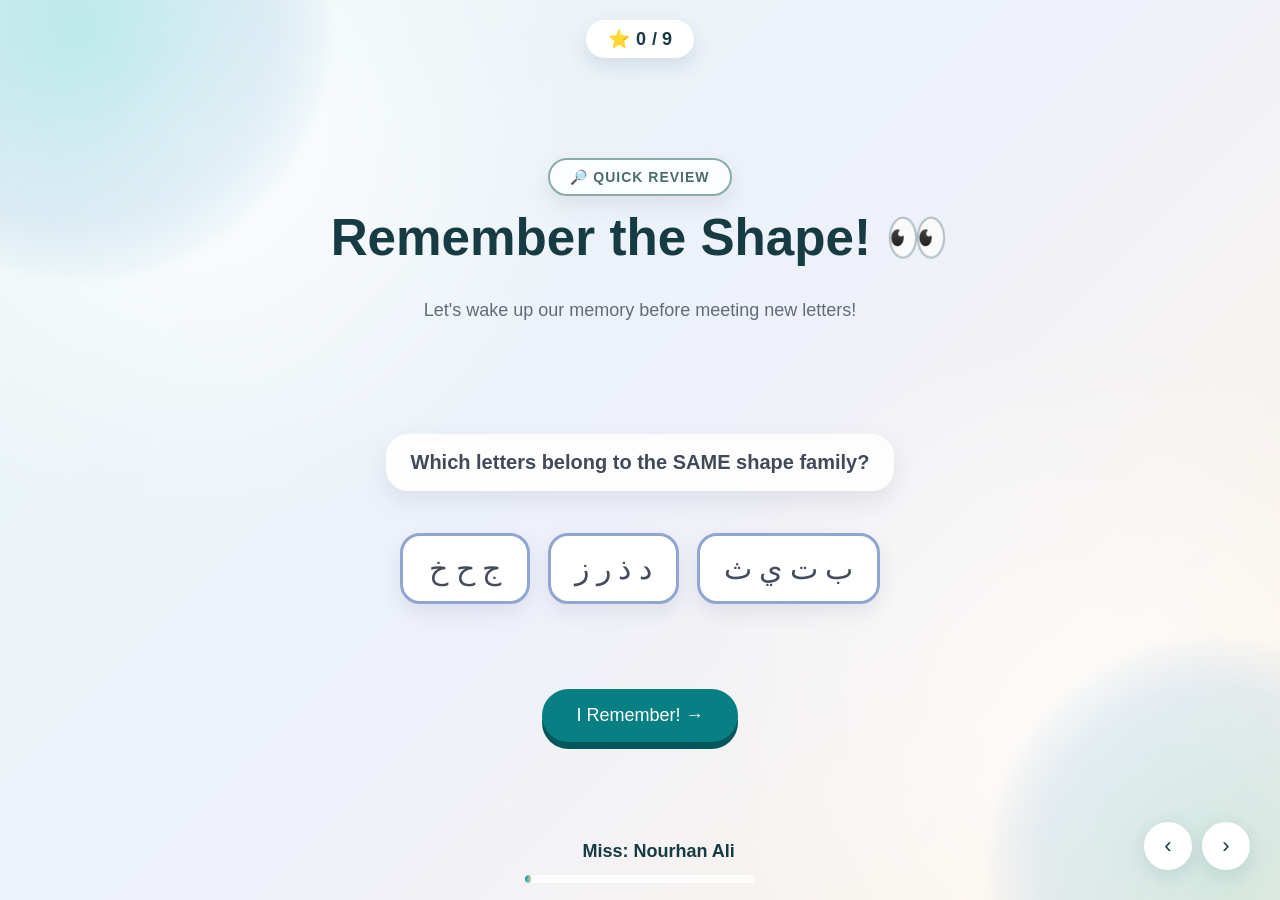
<file: index.html>
<!DOCTYPE html>
<html lang="en">

<head>

<meta charset="UTF-8">
<meta name="viewport" content="width=device-width, initial-scale=1.0">

<title>Qur'an Explorer - Mission 4</title>

<link rel="stylesheet" href="bubo/bubo.css">

<style>

/* =========================================================
   GLOBAL
========================================================= */

*{
    box-sizing:border-box;
    margin:0;
    padding:0;
}

body{

    overflow:hidden;

    font-family:
        "Trebuchet MS",
        Arial,
        sans-serif;

    color:#173b43;

    background:#dff7f5;
}

.lesson{

    width:100vw;
    height:100vh;

    position:relative;
}


/* =========================================================
   SLIDES
========================================================= */

.slide{

    display:none;

    position:absolute;
    inset:0;

    width:100%;
    height:100%;

    padding:45px 7%;

    overflow:hidden;

    background:

        radial-gradient(
            circle at 15% 18%,
            rgba(255,255,255,.75) 0 3px,
            transparent 4px
        ),

        radial-gradient(
            circle at 82% 12%,
            rgba(255,255,255,.6) 0 2px,
            transparent 3px
        ),

        radial-gradient(
            circle at 25% 80%,
            rgba(255,255,255,.55) 0 2px,
            transparent 3px
        ),

        radial-gradient(
            circle at 75% 65%,
            rgba(255,255,255,.5) 0 3px,
            transparent 4px
        ),

        linear-gradient(
            135deg,
            #dff7f5,
            #d7f0f7,
            #e5f7ef,
            #dff4f8
        );

    background-size:
        200% 200%,
        200% 200%,
        200% 200%,
        200% 200%,
        300% 300%;

    animation:
        oceanDrift 25s ease-in-out infinite;
}

.slide.active{

    display:flex;

    flex-direction:column;

    justify-content:center;

    align-items:center;

    animation:
        slideIn .65s cubic-bezier(.2,.8,.2,1);
}


/* =========================================================
   OCEAN FLOATING GLOWS
========================================================= */

.slide::before{

    content:"";

    position:absolute;

    width:500px;
    height:500px;

    border-radius:50%;

    background:
        radial-gradient(
            circle,
            rgba(44,190,190,.28),
            rgba(80,160,210,.15) 55%,
            transparent 75%
        );

    filter:blur(5px);

    top:-220px;
    left:-170px;

    animation:
        oceanFloat 15s ease-in-out infinite;

    pointer-events:none;
}

.slide::after{

    content:"";

    position:absolute;

    width:450px;
    height:450px;

    border-radius:50%;

    background:
        radial-gradient(
            circle,
            rgba(55,180,170,.22),
            rgba(90,160,210,.15) 55%,
            transparent 75%
        );

    filter:blur(5px);

    bottom:-190px;
    right:-160px;

    animation:
        oceanFloat2 18s ease-in-out infinite;

    pointer-events:none;
}

@keyframes oceanDrift{

    0%,100%{
        background-position:
            0% 0%,
            0% 0%,
            0% 0%,
            0% 0%,
            0% 50%;
    }

    50%{
        background-position:
            12% 8%,
            -8% 10%,
            8% -6%,
            -7% -8%,
            100% 50%;
    }
}

@keyframes oceanFloat{

    0%,100%{
        transform:
            translate(0,0)
            scale(1)
            rotate(0);
    }

    50%{
        transform:
            translate(70px,45px)
            scale(1.15)
            rotate(8deg);
    }
}

@keyframes oceanFloat2{

    0%,100%{
        transform:
            translate(0,0)
            scale(1);
    }

    50%{
        transform:
            translate(-55px,-40px)
            scale(1.12);
    }
}


/* =========================================================
   SLIDE TRANSITION
========================================================= */

@keyframes slideIn{

    from{

        opacity:0;

        transform:
            translateX(35px)
            scale(.98);
    }

    to{

        opacity:1;

        transform:
            translateX(0)
            scale(1);
    }
}


/* =========================================================
   DECORATIONS
========================================================= */

.ocean-star{

    position:absolute;

    opacity:.55;

    font-size:25px;

    animation:
        floatOceanStar 4s ease-in-out infinite;
}

.os1{
    top:13%;
    left:8%;
}

.os2{
    top:18%;
    right:10%;
    animation-delay:1s;
}

.os3{
    bottom:17%;
    left:14%;
    animation-delay:2s;
}

.os4{
    bottom:14%;
    right:15%;
    animation-delay:3s;
}

@keyframes floatOceanStar{

    0%,100%{
        transform:
            translateY(0)
            rotate(0);
    }

    50%{
        transform:
            translateY(-13px)
            rotate(15deg);
    }
}


/* =========================================================
   BUBBLES
========================================================= */

.bubble{

    position:absolute;

    bottom:-80px;

    border-radius:50%;

    background:
        rgba(255,255,255,.38);

    border:
        2px solid rgba(255,255,255,.55);

    animation:
        bubbleRise 7s linear infinite;

    pointer-events:none;
}

.b1{
    left:8%;
    width:24px;
    height:24px;
    animation-delay:0s;
}

.b2{
    left:22%;
    width:14px;
    height:14px;
    animation-delay:2s;
}

.b3{
    left:48%;
    width:30px;
    height:30px;
    animation-delay:1s;
}

.b4{
    left:70%;
    width:18px;
    height:18px;
    animation-delay:3s;
}

.b5{
    left:88%;
    width:25px;
    height:25px;
    animation-delay:4s;
}

@keyframes bubbleRise{

    0%{
        transform:
            translateY(0)
            scale(.7);

        opacity:0;
    }

    15%{
        opacity:.8;
    }

    100%{
        transform:
            translateY(-115vh)
            scale(1.2);

        opacity:0;
    }
}


/* =========================================================
   TEXT
========================================================= */

.kicker{

    font-size:15px;

    letter-spacing:3px;

    text-transform:uppercase;

    opacity:.55;

    margin-bottom:14px;

    position:relative;

    z-index:2;
}

h1{

    font-size:
        clamp(40px,6vw,75px);

    text-align:center;

    line-height:1.1;

    margin-bottom:20px;

    position:relative;

    z-index:2;
}

h2{

    font-size:
        clamp(30px,4vw,52px);

    text-align:center;

    margin-bottom:20px;

    position:relative;

    z-index:2;
}

.subtitle{

    font-size:20px;

    text-align:center;

    line-height:1.6;

    max-width:900px;

    position:relative;

    z-index:2;
}

.question{

    color:#087f83;

    font-weight:bold;

    font-size:22px;

    margin:18px 0;

    max-width:950px;

    text-align:center;

    line-height:1.5;

    position:relative;

    z-index:3;
}

.nowrap-line{

    white-space:nowrap;

    font-size:clamp(22px,5vw,70px);

    display:inline-block;
}

.arabic{

    direction:rtl;

    font-family:
        Arial,
        Tahoma,
        sans-serif;
}


/* =========================================================
   BUTTON
========================================================= */

.primary-btn{

    border:none;

    border-radius:50px;

    padding:16px 34px;

    margin-top:28px;

    background:#087f83;

    color:white;

    font-size:18px;

    cursor:pointer;

    overflow:hidden;

    box-shadow:
        0 7px 0 #04575b;

    transition:.2s;

    position:relative;

    z-index:3;
}

.primary-btn::after{

    content:"";

    position:absolute;

    top:0;
    left:-75%;

    width:50%;
    height:100%;

    background:
        linear-gradient(
            120deg,
            transparent,
            rgba(255,255,255,.4),
            transparent
        );

    transform:skewX(-20deg);
}

.primary-btn:hover::after{

    animation:shine 1s ease;
}

@keyframes shine{

    from{
        left:-75%;
    }

    to{
        left:125%;
    }
}

.primary-btn:hover{

    transform:
        translateY(-4px);
}

.primary-btn:active{

    transform:
        translateY(3px);

    box-shadow:
        0 3px 0 #04575b;
}


/* =========================================================
   TEACHER
========================================================= */

.teacher-name{

    position:absolute;

    left:32px;
    bottom:24px;

    font-size:15px;

    font-weight:bold;

    opacity:.65;

    z-index:50;
}

.slide:first-child .teacher-name,
.slide:last-child .teacher-name{

    left:45.5%;

    transform:
        translateX(-50%);

    bottom:38px;

    font-size:18px;
}


/* =========================================================
   FAMILY CARDS
========================================================= */

.family{

    display:flex;

    justify-content:center;

    align-items:center;

    gap:22px;

    flex-wrap:wrap;

    margin-top:20px;

    position:relative;

    z-index:3;
}

.family-card{

    width:175px;
    height:225px;

    background:
        rgba(255,255,255,.94);

    border-radius:30px;

    display:flex;

    flex-direction:column;

    justify-content:center;

    align-items:center;

    box-shadow:
        0 12px 35px rgba(0,80,100,.10);

    transition:
        transform .35s,
        box-shadow .35s;

    border:
        2px solid rgba(20,150,160,.08);
}

.family-card:hover{

    transform:
        translateY(-10px)
        rotate(-2deg);

    box-shadow:
        0 20px 45px rgba(0,130,140,.22);
}

.family-letter{

    font-size:125px;

    line-height:1;

    animation:
        letterGlow 2.6s ease-in-out infinite;
}

.family-name{

    font-size:20px;

    font-weight:bold;

    margin-top:8px;
}

.dot-info{

    margin-top:5px;

    opacity:.65;
}


/* =========================================================
   LETTER CARD
========================================================= */

.letter-card{

    width:260px;

    min-height:290px;

    background:
        rgba(255,255,255,.96);

    border-radius:35px;

    display:flex;

    flex-direction:column;

    justify-content:center;

    align-items:center;

    box-shadow:
        0 15px 40px rgba(0,80,100,.11);

    position:relative;

    z-index:3;

    transition:
        transform .35s,
        box-shadow .35s;

    border:
        2px solid rgba(20,150,160,.08);
}

.letter-card:hover{

    transform:
        translateY(-8px);

    box-shadow:
        0 22px 50px rgba(0,130,140,.22);
}

.big-letter{

    font-size:175px;

    line-height:1;

    animation:
        letterGlow 2.6s ease-in-out infinite;
}

@keyframes letterGlow{

    0%,100%{

        text-shadow:
            0 0 0 rgba(20,160,170,0);
    }

    50%{

        text-shadow:
            0 0 28px rgba(20,170,180,.38),
            0 0 50px rgba(50,130,210,.18);
    }
}

.letter-title{

    font-size:28px;

    font-weight:bold;

    margin-top:5px;
}


/* =========================================================
   DISCOVERY CARD
========================================================= */

.discovery-card{

    width:min(1000px,92vw);

    background:
        rgba(255,255,255,.95);

    border-radius:35px;

    padding:30px 40px;

    display:flex;

    align-items:center;

    gap:45px;

    box-shadow:
        0 15px 45px rgba(0,70,90,.09);

    position:relative;

    z-index:3;

    transition:.35s;
}

.discovery-card:hover{

    transform:
        translateY(-6px);

    box-shadow:
        0 20px 50px rgba(0,130,140,.20);
}

.discovery-letter{

    min-width:250px;

    text-align:center;
}

.discovery-letter .big-letter{

    font-size:170px;
}

.discovery-text{

    flex:1;
}

.discovery-text h3{

    font-size:29px;

    margin-bottom:12px;
}

.discovery-text p{

    font-size:19px;

    line-height:1.6;
}


/* =========================================================
   ENGLISH CONNECTION
========================================================= */

.english-card{

    width:min(900px,92vw);

    background:
        rgba(255,255,255,.96);

    border-radius:35px;

    padding:32px;

    text-align:center;

    box-shadow:
        0 15px 40px rgba(0,70,90,.09);

    position:relative;

    z-index:3;

    transition:.35s;
}

.english-card:hover{

    transform:
        translateY(-6px);

    box-shadow:
        0 20px 50px rgba(0,130,140,.20);
}

.english-word{

    font-size:42px;

    font-weight:bold;

    color:#087f83;

    margin:15px;
}

.sound{

    font-size:25px;

    color:#d56d35;

    font-weight:bold;
}


/* =========================================================
   DOT VISUAL
========================================================= */

.dot-display{

    display:flex;

    justify-content:center;

    align-items:center;

    gap:50px;

    margin:20px;

    position:relative;

    z-index:3;
}

.dot-letter{

    font-size:130px;

    position:relative;

    animation:
        gentleFloat 2.5s ease-in-out infinite;
}

.dot-label{

    font-size:20px;

    font-weight:bold;
}

@keyframes gentleFloat{

    0%,100%{
        transform:translateY(0);
    }

    50%{
        transform:translateY(-8px);
    }
}


/* =========================================================
   WHALE VISUAL
========================================================= */

.whale{

    width:260px;
    height:150px;

    background:
        linear-gradient(
            135deg,
            #5d9fba,
            #397d99
        );

    border-radius:
        55% 48% 45% 55%;

    position:relative;

    box-shadow:
        0 15px 35px rgba(20,100,130,.22);

    animation:
        whaleFloat 3s ease-in-out infinite;
}

.whale::before{

    content:"";

    position:absolute;

    width:38px;
    height:38px;

    background:#fff;

    border-radius:50%;

    top:35px;
    right:45px;
}

.whale::after{

    content:"";

    position:absolute;

    width:15px;
    height:15px;

    background:#173b43;

    border-radius:50%;

    top:48px;
    right:57px;
}

.whale-tail{

    position:absolute;

    left:-55px;
    top:35px;

    width:75px;
    height:75px;

    background:#397d99;

    clip-path:
        polygon(
            100% 50%,
            30% 0%,
            0% 25%,
            35% 50%,
            0% 75%,
            30% 100%
        );
}

.whale-fin{

    position:absolute;

    bottom:-20px;
    left:100px;

    width:65px;
    height:45px;

    background:#397d99;

    border-radius:
        0 0 70% 70%;

    transform:
        rotate(15deg);
}

.water-spout{

    position:absolute;

    top:-70px;
    right:55px;

    font-size:50px;

    animation:
        spout 1.8s ease-in-out infinite;
}

@keyframes whaleFloat{

    0%,100%{
        transform:
            translateY(0)
            rotate(-1deg);
    }

    50%{
        transform:
            translateY(-10px)
            rotate(1deg);
    }
}

@keyframes spout{

    0%,100%{
        transform:
            translateY(8px)
            scale(.8);

        opacity:.5;
    }

    50%{
        transform:
            translateY(-5px)
            scale(1.1);

        opacity:1;
    }
}


/* =========================================================
   GAME AREA
========================================================= */

.game-area{

    width:min(1000px,92vw);

    background:
        rgba(255,255,255,.96);

    border-radius:35px;

    padding:30px;

    box-shadow:
        0 15px 45px rgba(0,70,90,.09);

    text-align:center;

    position:relative;

    z-index:3;

    transition:.35s;
}

.game-area:hover{

    box-shadow:
        0 20px 50px rgba(0,130,140,.18);
}

.options{

    display:flex;

    justify-content:center;

    align-items:center;

    gap:20px;

    flex-wrap:wrap;

    margin-top:20px;
}

.option{

    width:145px;
    height:125px;

    border:none;

    border-radius:28px;

    background:#eef9f8;

    font-size:72px;

    cursor:pointer;

    box-shadow:
        0 8px 25px rgba(0,70,90,.08);

    transition:.2s;

    color:#173b43;
}

.option:hover{

    transform:
        translateY(-7px)
        scale(1.04);
}

.correct{

    animation:
        correctGlow .8s ease;

    box-shadow:
        0 0 0 6px rgba(60,180,150,.35),
        0 8px 25px rgba(0,70,90,.08);
}

@keyframes correctGlow{

    0%{
        transform:scale(1);
    }

    35%{
        transform:
            scale(1.18)
            rotate(-3deg);
    }

    65%{
        transform:
            scale(.96)
            rotate(3deg);
    }

    100%{
        transform:scale(1);
    }
}

.wrong{

    animation:
        wrongShake .5s ease;

    box-shadow:
        0 0 0 6px rgba(220,100,90,.30),
        0 8px 25px rgba(0,70,90,.08);
}

@keyframes wrongShake{

    0%,100%{
        transform:translateX(0);
    }

    20%{
        transform:translateX(-8px);
    }

    40%{
        transform:translateX(8px);
    }

    60%{
        transform:translateX(-5px);
    }

    80%{
        transform:translateX(5px);
    }
}

.feedback{

    min-height:38px;

    margin-top:18px;

    font-size:20px;

    font-weight:bold;
}


/* =========================================================
   SORT GAME
========================================================= */

.sort-zone{

    display:flex;

    justify-content:center;

    gap:15px;

    margin-top:25px;
}

.sort-item{

    width:125px;
    height:120px;

    border:none;

    border-radius:25px;

    background:#eef9f8;

    font-size:70px;

    cursor:pointer;

    transition:.25s;
}

.sort-item.selected{

    transform:
        translateY(-8px)
        scale(1.05);

    background:#ccefed;
}


/* =========================================================
   MEMORY
========================================================= */

.memory-grid{

    display:grid;

    grid-template-columns:
        repeat(4,120px);

    gap:16px;

    justify-content:center;

    margin-top:25px;
}

.memory-tile{

    width:120px;
    height:110px;

    border:none;

    background:transparent;

    cursor:pointer;

    perspective:600px;

    padding:0;
}

.tile-inner{

    position:relative;

    width:100%;
    height:100%;

    transform-style:preserve-3d;

    transition:
        transform .5s
        cubic-bezier(.2,.8,.2,1);
}

.memory-tile.revealed .tile-inner{

    transform:
        rotateY(180deg);
}

.tile-face{

    position:absolute;
    inset:0;

    display:flex;

    align-items:center;
    justify-content:center;

    border-radius:25px;

    backface-visibility:hidden;

    font-weight:bold;
}

.tile-front{

    background:#087f83;

    color:white;

    font-size:34px;

    box-shadow:
        0 7px 0 #04575b;
}

.tile-back{

    background:#eef9f8;

    color:#173b43;

    font-size:42px;

    direction:rtl;

    transform:
        rotateY(180deg);
}

.memory-tile.matched .tile-back{

    background:#e5f8ee;

    box-shadow:
        0 0 0 4px rgba(60,180,150,.35);
}


/* =========================================================
   WHALE CATCHER GAME
========================================================= */

.ocean-game{

    width:min(1000px,92vw);

    height:350px;

    border-radius:35px;

    position:relative;

    overflow:hidden;

    background:
        linear-gradient(
            to bottom,
            #bceff1 0%,
            #77cbd3 45%,
            #3f9bab 100%
        );

    box-shadow:
        0 18px 45px rgba(20,100,130,.20);

    z-index:3;
}

.ocean-game::before{

    content:"";

    position:absolute;

    top:0;
    left:0;

    width:100%;
    height:60px;

    background:
        rgba(255,255,255,.18);

    animation:
        waterMove 4s linear infinite;
}

@keyframes waterMove{

    0%{
        transform:translateX(-30px);
    }

    50%{
        transform:translateX(30px);
    }

    100%{
        transform:translateX(-30px);
    }
}

.ocean-letter{

    position:absolute;

    width:105px;
    height:105px;

    border:none;

    border-radius:50%;

    background:
        rgba(255,255,255,.92);

    font-size:62px;

    color:#173b43;

    cursor:pointer;

    box-shadow:
        0 10px 25px rgba(0,60,80,.16);

    transition:.25s;

    z-index:4;
}

.ocean-letter:hover{

    transform:
        scale(1.12);
}

.ocean-letter.one{
    left:12%;
    top:95px;
}

.ocean-letter.two{
    left:35%;
    top:210px;
}

.ocean-letter.three{
    left:60%;
    top:85px;
}

.ocean-letter.four{
    left:80%;
    top:210px;
}

.whale-catcher{

    position:absolute;

    left:50%;

    bottom:15px;

    transform:
        translateX(-50%);

    font-size:48px;

    z-index:5;

    pointer-events:none;
}


/* =========================================================
   QUICK GRID
========================================================= */

.letter-grid{

    display:grid;

    grid-template-columns:
        repeat(4,1fr);

    gap:15px;

    max-width:760px;

    margin:20px auto;
}

.grid-letter{

    height:105px;

    border:none;

    border-radius:25px;

    background:#eef9f8;

    font-size:65px;

    cursor:pointer;

    transition:.2s;

    color:#173b43;
}

.grid-letter:hover{

    transform:
        scale(1.05);
}


/* =========================================================
   BUBO POSITION
========================================================= */

#bubo-container{

    position:fixed;

    left:clamp(10px,3vw,50px);

    top:50%;

    transform:
        translateY(-50%);

    z-index:9999;
}

#bubo-celebrate-container{

    position:fixed;

    right:clamp(10px,6vw,70px);

    bottom:100px;

    z-index:10000;

    opacity:0;

    transform:
        scale(.35)
        translateY(40px);

    pointer-events:none;

    transition:
        opacity .45s ease,
        transform .6s cubic-bezier(.2,1.5,.4,1);
}

#bubo-celebrate-container.show{

    opacity:1;

    transform:
        scale(1)
        translateY(0);

    animation:
        buboBounce 1.1s ease-in-out .6s 2;
}

@keyframes buboBounce{

    0%,100%{
        transform:
            scale(1)
            translateY(0);
    }

    30%{
        transform:
            scale(1.08)
            translateY(-10px);
    }

    60%{
        transform:
            scale(.97)
            translateY(2px);
    }
}


/* =========================================================
   STAR COUNTER
========================================================= */

.star-counter{

    position:fixed;

    top:20px;

    left:50%;

    transform:
        translateX(-50%);

    background:white;

    padding:8px 22px;

    border-radius:30px;

    font-weight:bold;

    font-size:18px;

    box-shadow:
        0 8px 20px rgba(0,60,80,.12);

    z-index:500;

    display:flex;

    align-items:center;

    gap:6px;
}


/* =========================================================
   BALLOONS
========================================================= */

.balloon{

    position:fixed;

    bottom:-150px;

    width:60px;
    height:75px;

    border-radius:
        50% 50% 50% 50% /
        60% 60% 40% 40%;

    z-index:9998;

    pointer-events:none;

    animation:
        balloonRise 3.5s ease-in forwards;
}

.balloon::after{

    content:"";

    position:absolute;

    bottom:-30px;

    left:50%;

    width:2px;
    height:30px;

    background:
        rgba(0,0,0,.25);

    transform:
        translateX(-50%);
}

@keyframes balloonRise{

    0%{
        transform:
            translateY(0)
            rotate(0);

        opacity:1;
    }

    100%{
        transform:
            translateY(-120vh)
            rotate(15deg);

        opacity:0;
    }
}


/* =========================================================
   CELEBRATION
========================================================= */

.celebration{

    position:fixed;

    top:-80px;

    font-size:38px;

    z-index:10001;

    pointer-events:none;

    animation:
        fallCelebrate 3.5s ease-in forwards;
}

@keyframes fallCelebrate{

    0%{

        transform:
            translateY(0)
            rotate(0);

        opacity:1;
    }

    100%{

        transform:
            translateY(115vh)
            rotate(360deg);

        opacity:0;
    }
}


/* =========================================================
   PROGRESS
========================================================= */

.progress{

    position:fixed;

    left:50%;

    bottom:17px;

    transform:
        translateX(-50%);

    width:230px;

    height:8px;

    background:
        rgba(255,255,255,.8);

    border-radius:20px;

    overflow:hidden;

    z-index:100;
}

.progress-bar{

    height:100%;

    width:0%;

    border-radius:20px;

    background:
        linear-gradient(
            90deg,
            #087f83,
            #39aeb0,
            #e6b75f
        );

    transition:.4s;

    position:relative;

    overflow:hidden;
}

.progress-bar::after{

    content:"";

    position:absolute;

    top:0;
    left:0;

    width:40px;
    height:100%;

    background:
        linear-gradient(
            120deg,
            transparent,
            rgba(255,255,255,.65),
            transparent
        );

    animation:
        shimmer 2s linear infinite;
}

@keyframes shimmer{

    0%{
        transform:
            translateX(-40px);
    }

    100%{
        transform:
            translateX(230px);
    }
}


/* =========================================================
   NAV
========================================================= */

.nav{

    position:fixed;

    right:30px;

    bottom:30px;

    display:flex;

    gap:10px;

    z-index:100;
}

.nav button{

    width:48px;
    height:48px;

    border:none;

    border-radius:50%;

    background:white;

    font-size:22px;

    cursor:pointer;

    color:#173b43;

    box-shadow:
        0 5px 20px rgba(0,60,80,.12);

    transition:.25s;
}

.nav button:hover{

    transform:
        translateY(-4px)
        scale(1.08);

    background:#087f83;

    color:white;

    box-shadow:
        0 10px 25px rgba(0,130,140,.30);
}


/* =========================================================
   STAGGER
========================================================= */

.slide.active > *{

    opacity:0;

    animation:
        fadeSlideIn .6s ease forwards;
}

.slide.active > #bubo-container,
.slide.active > #bubo-celebrate-container{

    opacity:1;

    animation:none;
}

.slide.active > *:nth-child(1){
    animation-delay:.05s;
}

.slide.active > *:nth-child(2){
    animation-delay:.15s;
}

.slide.active > *:nth-child(3){
    animation-delay:.25s;
}

.slide.active > *:nth-child(4){
    animation-delay:.35s;
}

.slide.active > *:nth-child(5){
    animation-delay:.45s;
}

.slide.active > *:nth-child(n+6){
    animation-delay:.55s;
}

@keyframes fadeSlideIn{

    from{

        opacity:0;

        transform:
            translateY(18px);
    }

    to{

        opacity:1;

        transform:
            translateY(0);
    }
}


/* =========================================================
   RESPONSIVE
========================================================= */

@media(max-width:900px){

    body{
        overflow:auto;
    }

    .slide{

        overflow-y:auto;

        padding:
            85px 6%
            120px;
    }

    #bubo-container{

        top:auto;

        bottom:15px;

        transform:
            scale(.5);

        transform-origin:
            bottom left;
    }

    #bubo-celebrate-container{

        right:10px;

        bottom:15px;

        transform:
            scale(.25)
            translateY(40px);
    }

    #bubo-celebrate-container.show{

        transform:
            scale(.5)
            translateY(0);
    }

    .discovery-card{

        flex-direction:column;

        text-align:center;

        gap:10px;
    }

    .discovery-letter .big-letter{

        font-size:110px;
    }

    .memory-grid{

        grid-template-columns:
            repeat(4,75px);
    }

    .memory-tile{

        width:75px;
        height:75px;
    }

    .ocean-game{

        height:300px;
    }
}

@media(max-width:700px){

    .family-card{

        width:145px;
        height:190px;
    }

    .family-letter{

        font-size:100px;
    }

    .option{

        width:105px;
        height:100px;

        font-size:58px;
    }

    .letter-grid{

        grid-template-columns:
            repeat(2,1fr);
    }

    .ocean-letter{

        width:80px;
        height:80px;

        font-size:48px;
    }

    .nav{

        right:15px;
        bottom:15px;
    }
}


/* =========================================================
   QUICK REVIEW SLIDES
========================================================= */

.review-slide {
    background:
        radial-gradient(
            circle at 20% 20%,
            rgba(255,255,255,.9),
            transparent 30%
        ),
        linear-gradient(
            135deg,
            #eaf7f5,
            #eef3ff,
            #fff5e8
        );
}


/* =========================================================
   REVIEW BADGE
========================================================= */

.review-badge {
    display: inline-block;

    padding: 9px 20px;

    border-radius: 30px;

    background: rgba(255,255,255,.8);

    border: 2px solid #7aa6a1;

    color: #466d69;

    font-weight: 800;

    font-size: 14px;

    letter-spacing: 1px;

    margin-bottom: 12px;

    box-shadow:
        0 8px 20px rgba(50,80,80,.10);
}


/* =========================================================
   REVIEW TEXT
========================================================= */

.review-subtitle {
    font-size: 18px;

    color: #5f6875;

    margin: 8px auto 18px;

    max-width: 650px;

    line-height: 1.6;
}


.review-question {
    margin: 18px auto;

    padding: 15px 25px;

    max-width: 700px;

    border-radius: 20px;

    background: rgba(255,255,255,.85);

    box-shadow:
        0 8px 25px rgba(50,60,80,.10);

    font-size: 20px;

    font-weight: 700;

    color: #3f4654;
}


/* =========================================================
   BUBO REVIEW SPACE
========================================================= */

.review-bubo-space {
    min-height: 70px;
}


/* =========================================================
   REVIEW OPTIONS
========================================================= */

.review-options {
    display: flex;

    justify-content: center;

    align-items: center;

    gap: 18px;

    flex-wrap: wrap;

    margin: 20px auto;
}


.review-options button {
    min-width: 130px;

    padding: 16px 25px;

    border: 3px solid #879fd1;

    border-radius: 20px;

    background: white;

    color: #41485a;

    font-size: 30px;

    font-family:
        "Noto Naskh Arabic",
        "Amiri",
        serif;

    cursor: pointer;

    transition:
        transform .25s ease,
        box-shadow .25s ease,
        background .25s ease;
}


.review-options button:hover {
    transform:
        translateY(-6px)
        scale(1.04);

    box-shadow:
        0 12px 25px rgba(70,80,120,.18);
}


.review-options button.correct {
    background: #dff7e7;

    border-color: #54a96d;

    transform:
        scale(1.08);
}


.review-options button.wrong {
    background: #ffe4e4;

    border-color: #d87575;

    animation:
        shakeReview .35s ease;
}


/* =========================================================
   DOT FAMILY
========================================================= */

.dot-family {
    display: flex;

    justify-content: center;

    gap: 25px;

    margin: 15px 0 10px;
}


.dot-letter {
    width: 110px;

    padding: 12px;

    background: white;

    border-radius: 20px;

    box-shadow:
        0 8px 20px rgba(50,60,80,.10);

    text-align: center;
}


.dot-letter span {
    display: block;

    font-family:
        "Noto Naskh Arabic",
        "Amiri",
        serif;

    font-size: 65px;

    line-height: 1;
}


.dot-letter small {
    color: #687080;

    font-weight: 700;
}


/* =========================================================
   MEMORY GAME
========================================================= */

.memory-question {
    margin: 20px auto;

    font-size: 25px;

    color: #454c5a;
}


.memory-question strong {
    display: inline-block;

    margin-left: 8px;

    font-size: 55px;

    font-family:
        "Noto Naskh Arabic",
        "Amiri",
        serif;

    color: #66569b;
}


.memory-grid {
    display: grid;

    grid-template-columns:
        repeat(4, 1fr);

    gap: 18px;

    max-width: 650px;

    margin: 15px auto;
}


.memory-grid button {
    height: 105px;

    border: 3px solid #b9a9d9;

    border-radius: 22px;

    background: white;

    font-family:
        "Noto Naskh Arabic",
        "Amiri",
        serif;

    font-size: 55px;

    color: #51476d;

    cursor: pointer;

    transition:
        .25s ease;

    box-shadow:
        0 8px 20px rgba(70,60,100,.10);
}


.memory-grid button:hover {
    transform:
        translateY(-7px)
        rotate(-2deg);

    box-shadow:
        0 15px 30px rgba(70,60,100,.18);
}


.memory-grid button.correct {
    background: #dff7e7;

    border-color: #52a56b;

    transform:
        scale(1.1)
        rotate(2deg);
}


.memory-grid button.wrong {
    background: #ffe5e5;

    border-color: #d66d6d;

    animation:
        shakeReview .35s ease;
}


/* =========================================================
   FEEDBACK
========================================================= */

.review-feedback {
    min-height: 35px;

    margin: 10px auto;

    font-size: 18px;

    font-weight: 800;

    color: #5d6472;
}


.review-next {
    margin-top: 8px;
}


/* =========================================================
   ANIMATION
========================================================= */

@keyframes shakeReview {

    0% {
        transform: translateX(0);
    }

    25% {
        transform: translateX(-8px);
    }

    50% {
        transform: translateX(8px);
    }

    75% {
        transform: translateX(-5px);
    }

    100% {
        transform: translateX(0);
    }

}


/* =========================================================
   MOBILE
========================================================= */

@media (max-width: 700px) {

    .review-options {
        gap: 10px;
    }

    .review-options button {
        min-width: 100px;
        padding: 12px 18px;
        font-size: 26px;
    }

    .memory-grid {
        grid-template-columns:
            repeat(2, 1fr);
    }

    .dot-family {
        gap: 10px;
    }

    .dot-letter {
        width: 90px;
    }

}

/* =========================================================
   BUBO REVIEW SLIDES
========================================================= */

.review-slide {

    background:
        radial-gradient(
            circle at 15% 15%,
            rgba(255,255,255,.9),
            transparent 30%
        ),

        radial-gradient(
            circle at 85% 80%,
            rgba(255,255,255,.7),
            transparent 30%
        ),

        linear-gradient(
            135deg,
            #e8f6f4,
            #eef1fb,
            #fff4e5
        );

}


/* =========================================================
   REVIEW BADGE
========================================================= */

.review-badge {

    display: inline-block;

    padding: 9px 20px;

    border-radius: 30px;

    background: rgba(255,255,255,.85);

    border: 2px solid #8aaca8;

    color: #486d69;

    font-size: 14px;

    font-weight: 800;

    letter-spacing: 1px;

    margin-bottom: 12px;

    box-shadow:
        0 8px 20px rgba(50,70,70,.10);

}


/* =========================================================
   REVIEW SUBTITLE
========================================================= */

.review-subtitle {

    max-width: 650px;

    margin: 8px auto 20px;

    color: #626b78;

    font-size: 18px;

    line-height: 1.6;

}


/* =========================================================
   QUESTION BOX
========================================================= */

.review-question {

    max-width: 700px;

    margin: 20px auto;

    padding: 17px 25px;

    border-radius: 22px;

    background: rgba(255,255,255,.88);

    box-shadow:
        0 10px 25px rgba(60,70,90,.10);

    color: #424a58;

    font-size: 20px;

    font-weight: 700;

}


/* =========================================================
   ANSWER BUTTONS
========================================================= */

.review-options {

    display: flex;

    justify-content: center;

    align-items: center;

    gap: 18px;

    flex-wrap: wrap;

    margin: 22px auto;

}


.review-options button {

    min-width: 130px;

    padding: 15px 24px;

    border: 3px solid #91a5d2;

    border-radius: 20px;

    background: white;

    color: #454b5b;

    font-family:
        "Noto Naskh Arabic",
        "Amiri",
        serif;

    font-size: 30px;

    cursor: pointer;

    box-shadow:
        0 8px 20px rgba(60,70,100,.10);

    transition:
        transform .25s ease,
        box-shadow .25s ease;

}


.review-options button:hover {

    transform:
        translateY(-6px)
        scale(1.04);

    box-shadow:
        0 15px 30px rgba(60,70,100,.17);

}


.review-options button.correct {

    background: #e0f7e8;

    border-color: #59a66e;

    transform: scale(1.08);

}


.review-options button.wrong {

    background: #ffe4e4;

    border-color: #d57474;

    animation:
        reviewShake .35s ease;

}


/* =========================================================
   DOT FAMILY
========================================================= */

.dot-family {

    display: flex;

    justify-content: center;

    gap: 20px;

    margin: 15px auto 20px;

}


.dot-letter {

    width: 105px;

    padding: 12px;

    border-radius: 20px;

    background: rgba(255,255,255,.9);

    box-shadow:
        0 8px 20px rgba(60,70,90,.10);

    text-align: center;

}


.dot-letter span {

    display: block;

    font-family:
        "Noto Naskh Arabic",
        "Amiri",
        serif;

    font-size: 60px;

    line-height: 1;

}


.dot-letter small {

    color: #69717e;

    font-size: 12px;

    font-weight: 800;

}


/* =========================================================
   MEMORY QUESTION
========================================================= */

.memory-question {

    margin: 20px auto;

    color: #454c59;

    font-size: 23px;

    font-weight: 700;

}


.memory-question strong {

    display: inline-block;

    margin-left: 8px;

    font-family:
        "Noto Naskh Arabic",
        "Amiri",
        serif;

    font-size: 58px;

    color: #66569b;

}


/* =========================================================
   MEMORY GRID
========================================================= */

.memory-grid {

    display: grid;

    grid-template-columns:
        repeat(4, 1fr);

    gap: 18px;

    max-width: 650px;

    margin: 20px auto;

}


.memory-grid button {

    height: 105px;

    border: 3px solid #b8aad7;

    border-radius: 22px;

    background: white;

    color: #51476d;

    font-family:
        "Noto Naskh Arabic",
        "Amiri",
        serif;

    font-size: 55px;

    cursor: pointer;

    box-shadow:
        0 8px 20px rgba(70,60,100,.10);

    transition:
        transform .25s ease,
        box-shadow .25s ease;

}


.memory-grid button:hover {

    transform:
        translateY(-7px)
        rotate(-2deg);

    box-shadow:
        0 15px 30px rgba(70,60,100,.18);

}


.memory-grid button.correct {

    background: #e0f7e8;

    border-color: #56a66e;

    transform:
        scale(1.1)
        rotate(2deg);

}


.memory-grid button.wrong {

    background: #ffe4e4;

    border-color: #d57474;

    animation:
        reviewShake .35s ease;

}


/* =========================================================
   FEEDBACK
========================================================= */

.review-feedback {

    min-height: 35px;

    margin: 10px auto;

    color: #596170;

    font-size: 18px;

    font-weight: 800;

}


/* =========================================================
   NEXT BUTTON
========================================================= */

.review-next {

    margin-top: 8px;

}


/* =========================================================
   SHAKE EFFECT
========================================================= */

@keyframes reviewShake {

    0% {
        transform: translateX(0);
    }

    25% {
        transform: translateX(-8px);
    }

    50% {
        transform: translateX(8px);
    }

    75% {
        transform: translateX(-5px);
    }

    100% {
        transform: translateX(0);
    }

}


/* =========================================================
   MOBILE
========================================================= */

@media (max-width: 700px) {

    .review-options {
        gap: 10px;
    }

    .review-options button {

        min-width: 100px;

        padding: 12px 18px;

        font-size: 26px;

    }


    .memory-grid {

        grid-template-columns:
            repeat(2, 1fr);

    }


    .dot-family {

        gap: 8px;

    }


    .dot-letter {

        width: 85px;

    }

}


</style>

</head>


<body>


<!-- =========================================================
     STAR COUNTER
========================================================= -->

<div class="star-counter">

    ⭐ <span id="starCount">0</span> / 9

</div>


<!-- =========================================================
     BUBO CELEBRATION
========================================================= -->

<div id="bubo-celebrate-container"></div>


<div class="lesson">



<!-- =========================================================
     REVIEW 01 — SHAPE DETECTIVE
========================================================= -->

<section class="slide review-slide">

    <div class="review-badge">
        🔎 QUICK REVIEW
    </div>

    <h2>
        Remember the Shape! 👀
    </h2>

    <p class="review-subtitle">
        Let's wake up our memory before meeting new letters!
    </p>

    <div class="review-bubo-space">
        <div id="review-bubo-1"></div>
    </div>

    <div class="review-question">
        Which letters belong to the SAME shape family?
    </div>

    <div class="review-options">

        <button onclick="reviewShape(this, 'جحخ')">
            ج ح خ
        </button>

        <button onclick="reviewShape(this, 'دذرز')">
            د ذ ر ز
        </button>

        <button onclick="reviewShape(this, 'بتيث')">
            ب ت ي ث
        </button>

    </div>

    <div id="reviewFeedback1" class="review-feedback"></div>

    <button
        class="primary-btn review-next"
        onclick="nextSlide()">
        I Remember! → 
    </button>

    <div class="teacher-name">
        Miss: Nourhan Ali
    </div>

</section>


<!-- =========================================================
     REVIEW 02 — DOT DETECTIVE
========================================================= -->

<section class="slide review-slide">

    <div class="review-badge">
        👀 DOT DETECTIVE
    </div>

    <h2>
        The Dots Tell the Secret! ✨
    </h2>

    <p class="review-subtitle">
        Same shape... but the dots change everything!
    </p>

    <div class="dot-family">

        <div class="dot-letter">
            <span>ب</span>
            <small>ONE dot</small>
        </div>

        <div class="dot-letter">
            <span>ت</span>
            <small>TWO dots</small>
        </div>

        <div class="dot-letter">
            <span>ث</span>
            <small>THREE dots</small>
        </div>

    </div>

    <div id="review-bubo-2"></div>

    <div class="review-question">
        Which letter has THREE dots above it?
    </div>

    <div class="review-options">

        <button onclick="reviewDots(this, 'ب')">
            ب
        </button>

        <button onclick="reviewDots(this, 'ت')">
            ت
        </button>

        <button onclick="reviewDots(this, 'ث')">
            ث
        </button>

    </div>

    <div id="reviewFeedback2" class="review-feedback"></div>

    <button
        class="primary-btn review-next"
        onclick="nextSlide()">
        Next Challenge →
    </button>

    <div class="teacher-name">
        Miss: Nourhan Ali
    </div>

</section>


<!-- =========================================================
     REVIEW 03 — BUBO MEMORY CHALLENGE
========================================================= -->

<section class="slide review-slide">

    <div class="review-badge">
        🦉 BUBO MEMORY CHALLENGE
    </div>

    <h2>
        Can You Still Spot Them? 🧠✨
    </h2>

    <p class="review-subtitle">
        Bubo mixed the letters! Find the letter he asks for.
    </p>

    <div id="review-bubo-3"></div>

    <div class="memory-question">
        Find the letter:
        <strong>خ</strong>
    </div>

    <div class="memory-grid">

        <button onclick="memoryAnswer(this, 'ج')">
            ج
        </button>

        <button onclick="memoryAnswer(this, 'خ')">
            خ
        </button>

        <button onclick="memoryAnswer(this, 'ح')">
            ح
        </button>

        <button onclick="memoryAnswer(this, 'د')">
            د
        </button>

    </div>

    <div id="reviewFeedback3" class="review-feedback"></div>

    <button
        class="primary-btn review-next"
        onclick="nextSlide()">
        Meet Today's New Letters! 🌟
    </button>

    <div class="teacher-name">
        Miss: Nourhan Ali
    </div>

</section>


<!-- =========================================================
     01 — OPENING
========================================================= -->

<section class="slide active">

    <div class="ocean-star os1">✦</div>
    <div class="ocean-star os2">✧</div>
    <div class="ocean-star os3">✦</div>
    <div class="ocean-star os4">✧</div>

    <div class="bubble b1"></div>
    <div class="bubble b2"></div>
    <div class="bubble b3"></div>
    <div class="bubble b4"></div>
    <div class="bubble b5"></div>

    <div class="kicker">
        MISSION 04
    </div>

    <h1>
        Dive Deeper! 🌊<br>
        <span class="nowrap-line">
            Meet the Twin Sisters & Whale Brothers! 🐋
        </span>
    </h1>

    <div id="bubo-container"></div>

    <p class="question">

        Something strange is waiting under the sea... 👀

    </p>

    <button
        class="primary-btn"
        onclick="nextSlide()">

        Dive In! 🌊

    </button>

    <div class="teacher-name">
        Miss: Nourhan Ali
    </div>

</section>


<!-- =========================================================
     02 — QUESTION HOOK
========================================================= -->

<section class="slide">

    <div class="kicker">
        QUESTION HOOK
    </div>

    <h2>
        👀 Can You Spot the Sisters?
    </h2>

    <div
        class="arabic"
        style="
        font-size:150px;
        letter-spacing:25px;
        margin:15px;
        ">

        س ش

    </div>

    <p class="question">

        Look at these two sisters: <strong>س</strong> and <strong>ش</strong>!

        <br>

        They have three sharp little teeth!

        <br><br>

        But wait...

        <br>

        Why does one sister look so shiny with three sparkling stars
        on her head? ✨

    </p>

</section>


<!-- =========================================================
     03 — TWIN SISTERS
========================================================= -->

<section class="slide">

    <div class="kicker">
        DISCOVERY
    </div>

    <h2>
        The Twin Sisters 👭
    </h2>

    <div class="family">

        <div class="family-card">

            <div class="family-letter arabic">
                س
            </div>

            <div class="family-name">
                Seen
            </div>

            <div class="dot-info">
                no dots
            </div>

        </div>

        <div class="family-card">

            <div class="family-letter arabic">
                ش
            </div>

            <div class="family-name">
                Sheen
            </div>

            <div class="dot-info">
                three dots
            </div>

        </div>

    </div>

    <p class="question">

        Same beautiful shape...

        <br>

        but one sister wears THREE stars! ⭐⭐⭐

    </p>

</section>


<!-- =========================================================
     04 — SEEN
========================================================= -->

<section class="slide">

    <div class="kicker">
        LETTER 12
    </div>

    <h2>
        Meet Seen س
    </h2>

    <div class="letter-card">

        <div class="big-letter arabic">
            س
        </div>

        <div class="letter-title">
            Seen
        </div>

        <p style="margin-top:8px;">
            The Smiling Teeth Sister
        </p>

    </div>

    <p class="question">

        If you turn <strong>س</strong> sideways...

        <br>

        doesn't it look a little like the English letter
        <strong>W</strong>? 👀

    </p>

</section>


<!-- =========================================================
     05 — SEEN ENGLISH
========================================================= -->

<section class="slide">

    <div class="kicker">
        REAL-LIFE CONNECTION
    </div>

    <h2>
        Seen Meets English ☀️
    </h2>

    <div class="english-card">

        <div class="english-word">
            S — Sun ☀️
        </div>

        <div class="sound">
            Sssss...
        </div>

        <p class="subtitle">

            The sound can remind you of the
            <strong>S</strong> in:

            <br><br>

            <strong>Sun</strong>
            &nbsp; • &nbsp;
            <strong>Snake</strong>

        </p>

    </div>

    <p class="question">

        Can you make the snake sound
        <strong>Sssss</strong>

        without showing your tongue? 🐍

    </p>

</section>


<!-- =========================================================
     06 — SHEEN
========================================================= -->

<section class="slide">

    <div class="kicker">
        LETTER 13
    </div>

    <h2>
        Meet Sheen ش
    </h2>

    <div class="letter-card">

        <div class="big-letter arabic">
            ش
        </div>

        <div class="letter-title">
            Sheen
        </div>

        <p style="margin-top:8px;">
            Three sparkling stars ⭐⭐⭐
        </p>

    </div>

    <p class="question">

        Hold on!

        <br>

        Is this sister telling us a secret? 🤫

        <br>

        Why is she whispering
        <strong>Shhhhh</strong>
        while wearing three shiny stars?!

    </p>

</section>


<!-- =========================================================
     07 — SHEEN ENGLISH
========================================================= -->

<section class="slide">

    <div class="kicker">
        SOUND CONNECTION
    </div>

    <h2>
        Sheen Says "Shhhh" 🤫
    </h2>

    <div class="english-card">

        <div class="english-word">
            SH — Ship 🚢
        </div>

        <div class="sound">
            Shhhhh...
        </div>

        <p class="subtitle">

            Think of:

            <br><br>

            <strong>Ship</strong>

            &nbsp; or &nbsp;

            <strong>Shower</strong>

        </p>

    </div>

    <p class="question">

        Three stars on top...

        <br>

        and a secret sound underneath! ⭐⭐⭐🤫

    </p>

</section>


<!-- =========================================================
     08 — SISTERS GAME
========================================================= -->

<section class="slide">

    <div class="kicker">
        GAME 01
    </div>

    <h2>
        ⭐ Find the Starry Sister
    </h2>

    <p class="question">

        Which sister has THREE dots above her?

    </p>

    <div class="game-area">

        <div class="options">

            <button
                class="option"
                onclick="twinGame(this,'س')">
                س
            </button>

            <button
                class="option"
                onclick="twinGame(this,'ش')">
                ش
            </button>

            <button
                class="option"
                onclick="twinGame(this,'ص')">
                ص
            </button>

            <button
                class="option"
                onclick="twinGame(this,'ض')">
                ض
            </button>

        </div>

        <div
            id="twinFeedback"
            class="feedback">
        </div>

    </div>

</section>


<!-- =========================================================
     09 — WHALE HOOK
========================================================= -->

<section class="slide">

    <div class="kicker">
        NEW FAMILY
    </div>

    <h2>
        🐋 Wait... What's Swimming Over There?
    </h2>

    <div class="whale">

        <div class="whale-tail"></div>

        <div class="whale-fin"></div>

        <div class="water-spout">
            💦
        </div>

    </div>

    <p class="question">

        Whoa! Look at these giant letters:

        <strong>ص</strong> and <strong>ض</strong>!

        <br>

        Don't they look like a huge whale swimming in the ocean?

    </p>

</section>


<!-- =========================================================
     10 — SAD
========================================================= -->

<section class="slide">

    <div class="kicker">
        LETTER 14
    </div>

    <h2>
        Meet Saad ص
    </h2>

    <div class="letter-card">

        <div class="big-letter arabic">
            ص
        </div>

        <div class="letter-title">
            Saad
        </div>

        <p style="margin-top:8px;">
            The Heavy Snake Sound
        </p>

    </div>

    <p class="question">

        What happens if a tiny <strong>S</strong>
        eats a huge burger and becomes SUPER strong? 🍔💪

        <br><br>

        It turns into <strong>ص</strong>!

    </p>

</section>


<!-- =========================================================
     11 — SAD SOUND
========================================================= -->

<section class="slide">

    <div class="kicker">
        SOUND DISCOVERY
    </div>

    <h2>
        ص — The Heavy S 🐍
    </h2>

    <div class="english-card">

        <div class="english-word">
            S — Strong Sound 💪
        </div>

        <div class="sound">
            Swa... / Heavy S
        </div>

        <p class="subtitle">

            It reminds us of the
            <strong>S</strong>
            sound...

            <br>

            but with a deeper, stronger feeling.

        </p>

    </div>

    <p class="question">

        Can you make your mouth round like a balloon
        and try the strong sound? 🎈

    </p>

</section>


<!-- =========================================================
     12 — DAD
========================================================= -->

<section class="slide">

    <div class="kicker">
        LETTER 15
    </div>

    <h2>
        Meet Daad ض
    </h2>

    <div class="letter-card">

        <div class="big-letter arabic">
            ض
        </div>

        <div class="letter-title">
            Daad
        </div>

        <p style="margin-top:8px;">
            The Rare Whale
        </p>

    </div>

    <p class="question">

        Wait...

        <br>

        Did this whale just blow a tiny water bubble
        on top of its head?! 💦🐋

    </p>

</section>


<!-- =========================================================
     13 — DAD SOUND
========================================================= -->

<section class="slide">

    <div class="kicker">
        SOUND CONNECTION
    </div>

    <h2>
        ض Has a Powerful Sound
    </h2>

    <div class="english-card">

        <div class="english-word">
            Heavy D
        </div>

        <div class="sound">
            Dha...
        </div>

        <p class="subtitle">

            A strong, heavy sound...

            <br>

            like a powerful whale moving through deep water. 🌊🐋

        </p>

    </div>

    <p class="question">

        Can you feel the strength of the sound?

    </p>

</section>


<!-- =========================================================
     14 — WHALE BROTHERS
========================================================= -->

<section class="slide">

    <div class="kicker">
        DISCOVERY
    </div>

    <h2>
        The Whale Body Brothers 🐋🐋
    </h2>

    <div class="family">

        <div class="family-card">

            <div class="family-letter arabic">
                ص
            </div>

            <div class="family-name">
                Saad
            </div>

            <div class="dot-info">
                no dot
            </div>

        </div>

        <div class="family-card">

            <div class="family-letter arabic">
                ض
            </div>

            <div class="family-name">
                Daad
            </div>

            <div class="dot-info">
                one dot
            </div>

        </div>

    </div>

    <p class="question">

        Same whale body...

        <br>

        but one has a little water bubble on top! 💦

    </p>

</section>


<!-- =========================================================
     15 — WHALE BODY GAME
========================================================= -->

<section class="slide">

    <div class="kicker">
        GAME 02
    </div>

    <h2>
        🐋 Catch the Rare Whale
    </h2>

    <p class="question">

        Which whale has ONE DOT?

    </p>

    <div class="game-area">

        <div class="options">

            <button
                class="option"
                onclick="whaleBodyGame(this,'ص')">
                ص
            </button>

            <button
                class="option"
                onclick="whaleBodyGame(this,'ض')">
                ض
            </button>

            <button
                class="option"
                onclick="whaleBodyGame(this,'س')">
                س
            </button>

            <button
                class="option"
                onclick="whaleBodyGame(this,'ش')">
                ش
            </button>

        </div>

        <div
            id="whaleBodyFeedback"
            class="feedback">
        </div>

    </div>

</section>


<!-- =========================================================
     16 — TA
========================================================= -->

<section class="slide">

    <div class="kicker">
        LETTER 16
    </div>

    <h2>
        Meet Taa ط
    </h2>

    <div class="letter-card">

        <div class="big-letter arabic">
            ط
        </div>

        <div class="letter-title">
            Taa
        </div>

        <p style="margin-top:8px;">
            The Strong Captain
        </p>

    </div>

    <p class="question">

        Look!

        <br>

        The whale gave its head to a captain
        carrying a tall ship mast! 🚢🐋

    </p>

</section>


<!-- =========================================================
     17 — TA SOUND
========================================================= -->

<section class="slide">

    <div class="kicker">
        SOUND CONNECTION
    </div>

    <h2>
        ط — The Strong T
    </h2>

    <div class="english-card">

        <div class="english-word">
            T — Tall 🚢
        </div>

        <div class="sound">
            Ta...
        </div>

        <p class="subtitle">

            Think of the strong beginning sound
            in:

            <br><br>

            <strong>Tall</strong>

            &nbsp; • &nbsp;

            <strong>Target</strong>

        </p>

    </div>

    <p class="question">

        Can you say <strong>Ta</strong>
        with a brave captain's voice? 🫡

    </p>

</section>


<!-- =========================================================
     18 — DHa
========================================================= -->

<section class="slide">

    <div class="kicker">
        LETTER 17
    </div>

    <h2>
        Meet Dhaa ظ
    </h2>

    <div class="letter-card">

        <div class="big-letter arabic">
            ظ
        </div>

        <div class="letter-title">
            Dhaa
        </div>

        <p style="margin-top:8px;">
            The Politeness Champion
        </p>

    </div>

    <p class="question">

        Hold on! 😮

        <br>

        Is this captain sticking his tongue out
        while holding a tall flag?!

    </p>

</section>


<!-- =========================================================
     19 — DHa SOUND
========================================================= -->

<section class="slide">

    <div class="kicker">
        SOUND DISCOVERY
    </div>

    <h2>
        ظ — The Heavy TH
    </h2>

    <div class="english-card">

        <div class="english-word">
            TH
        </div>

        <div class="sound">
            Dha...
        </div>

        <p class="subtitle">

            Think about the sound in:

            <br><br>

            <strong>TH</strong>

            <br><br>

            Bring the tip of your tongue gently forward.

        </p>

    </div>

    <p class="question">

        Try it gently...

        <br>

        Tongue out + strong sound! 👅

    </p>

</section>


<!-- =========================================================
     20 — HEAD BROTHERS
========================================================= -->

<section class="slide">

    <div class="kicker">
        DISCOVERY
    </div>

    <h2>
        The Whale Head Brothers 🚢🐋
    </h2>

    <div class="family">

        <div class="family-card">

            <div class="family-letter arabic">
                ط
            </div>

            <div class="family-name">
                Taa
            </div>

            <div class="dot-info">
                no dot
            </div>

        </div>

        <div class="family-card">

            <div class="family-letter arabic">
                ظ
            </div>

            <div class="family-name">
                Dhaa
            </div>

            <div class="dot-info">
                one dot
            </div>

        </div>

    </div>

    <p class="question">

        Same basic body...

        <br>

        Same tall mast...

        <br>

        But one has a dot! 🔵

    </p>

</section>


<!-- =========================================================
     21 — DOT PATTERN
========================================================= -->

<section class="slide">

    <div class="kicker">
        PATTERN DISCOVERY
    </div>

    <h2>
        Look at What Happened! 🧩
    </h2>

    <div
        class="arabic"
        style="
        font-size:95px;
        line-height:1.7;
        ">

        س → ش

        <br>

        ص → ض

        <br>

        ط → ظ

    </div>

    <p class="question">

        Same basic shape...

        <br>

        then the dot changes the identity.

    </p>

</section>


<!-- =========================================================
     22 — DOT FAMILY GAME
========================================================= -->

<section class="slide">

    <div class="kicker">
        GAME 03
    </div>

    <h2>
        🔎 Find the Dot Partner
    </h2>

    <p class="question">

        If I take <strong>ط</strong>
        and add ONE DOT...

        <br>

        Which letter appears?

    </p>

    <div class="game-area">

        <div class="options">

            <button
                class="option"
                onclick="dotPartnerGame(this,'ط')">
                ط
            </button>

            <button
                class="option"
                onclick="dotPartnerGame(this,'ظ')">
                ظ
            </button>

            <button
                class="option"
                onclick="dotPartnerGame(this,'ض')">
                ض
            </button>

            <button
                class="option"
                onclick="dotPartnerGame(this,'ش')">
                ش
            </button>

        </div>

        <div
            id="dotPartnerFeedback"
            class="feedback">
        </div>

    </div>

</section>


<!-- =========================================================
     23 — SOUND DETECTIVE
========================================================= -->

<section class="slide">

    <div class="kicker">
        GAME 04
    </div>

    <h2>
        👂 Sound Detective
    </h2>

    <p class="question">

        Which sister makes the
        <strong>Shhhhh</strong>
        sound?

    </p>

    <div class="game-area">

        <div class="options">

            <button
                class="option"
                onclick="soundDetective(this,'س')">
                س
            </button>

            <button
                class="option"
                onclick="soundDetective(this,'ش')">
                ش
            </button>

            <button
                class="option"
                onclick="soundDetective(this,'ص')">
                ص
            </button>

            <button
                class="option"
                onclick="soundDetective(this,'ط')">
                ط
            </button>

        </div>

        <div
            id="soundDetectiveFeedback"
            class="feedback">
        </div>

    </div>

</section>


<!-- =========================================================
     24 — TONGUE DETECTIVE
========================================================= -->

<section class="slide">

    <div class="kicker">
        GAME 05
    </div>

    <h2>
        👅 Tongue Detective
    </h2>

    <p class="question">

        Which letter is connected to the heavy
        <strong>TH</strong>
        sound?

    </p>

    <div class="game-area">

        <div class="options">

            <button
                class="option"
                onclick="tongueGame(this,'س')">
                س
            </button>

            <button
                class="option"
                onclick="tongueGame(this,'ض')">
                ض
            </button>

            <button
                class="option"
                onclick="tongueGame(this,'ظ')">
                ظ
            </button>

            <button
                class="option"
                onclick="tongueGame(this,'ط')">
                ط
            </button>

        </div>

        <div
            id="tongueFeedback"
            class="feedback">
        </div>

    </div>

</section>


<!-- =========================================================
     25 — WHALE CATCHER
========================================================= -->

<section class="slide">

    <div class="kicker">
        NEW GAME
    </div>

    <h2>
        🐋 Whale Catcher!
    </h2>

    <p class="question">

        Catch the ONLY whale that has:

        <strong>
            a tall mast + one dot + tongue-out sound!
        </strong>

    </p>

    <div class="ocean-game">

        <button
            class="ocean-letter one"
            onclick="whaleCatcher(this,'ص')">
            ص
        </button>

        <button
            class="ocean-letter two"
            onclick="whaleCatcher(this,'ط')">
            ط
        </button>

        <button
            class="ocean-letter three"
            onclick="whaleCatcher(this,'ظ')">
            ظ
        </button>

        <button
            class="ocean-letter four"
            onclick="whaleCatcher(this,'ض')">
            ض
        </button>

        <div class="whale-catcher">
            🪣
        </div>

    </div>

    <div
        id="whaleCatcherFeedback"
        class="feedback">
    </div>

</section>


<!-- =========================================================
     26 — THREE FAMILIES
========================================================= -->

<section class="slide">

    <div class="kicker">
        BUILD THE MAP
    </div>

    <h2>
        Three Families Under the Sea 🌊
    </h2>

    <div class="family">

        <div class="family-card">

            <div
                class="arabic"
                style="font-size:55px;">
                س ش
            </div>

            <div class="family-name">
                Twin Sisters
            </div>

            <div class="dot-info">
                0 → 3 dots
            </div>

        </div>

        <div class="family-card">

            <div
                class="arabic"
                style="font-size:55px;">
                ص ض
            </div>

            <div class="family-name">
                Whale Bodies
            </div>

            <div class="dot-info">
                0 → 1 dot
            </div>

        </div>

        <div class="family-card">

            <div
                class="arabic"
                style="font-size:55px;">
                ط ظ
            </div>

            <div class="family-name">
                Whale Heads
            </div>

            <div class="dot-info">
                0 → 1 dot
            </div>

        </div>

    </div>

    <p class="question">

        Can your eyes find the family
        before your ears even hear the sound? 👀

    </p>

</section>


<!-- =========================================================
     27 — MEMORY MATCH
========================================================= -->

<section class="slide">

    <div class="kicker">
        GAME 06
    </div>

    <h2>
        🧠 Ocean Memory Match
    </h2>

    <p class="subtitle">

        Match the identical Arabic letters.

    </p>

    <div class="memory-grid">

        <button
            class="memory-tile"
            onclick="memoryCard(this,'س')">

            <div class="tile-inner">

                <div class="tile-face tile-front">
                    1
                </div>

                <div class="tile-face tile-back">
                    س
                </div>

            </div>

        </button>


        <button
            class="memory-tile"
            onclick="memoryCard(this,'ظ')">

            <div class="tile-inner">

                <div class="tile-face tile-front">
                    2
                </div>

                <div class="tile-face tile-back">
                    ظ
                </div>

            </div>

        </button>


        <button
            class="memory-tile"
            onclick="memoryCard(this,'ض')">

            <div class="tile-inner">

                <div class="tile-face tile-front">
                    3
                </div>

                <div class="tile-face tile-back">
                    ض
                </div>

            </div>

        </button>


        <button
            class="memory-tile"
            onclick="memoryCard(this,'ش')">

            <div class="tile-inner">

                <div class="tile-face tile-front">
                    4
                </div>

                <div class="tile-face tile-back">
                    ش
                </div>

            </div>

        </button>


        <button
            class="memory-tile"
            onclick="memoryCard(this,'ش')">

            <div class="tile-inner">

                <div class="tile-face tile-front">
                    5
                </div>

                <div class="tile-face tile-back">
                    ش
                </div>

            </div>

        </button>


        <button
            class="memory-tile"
            onclick="memoryCard(this,'ط')">

            <div class="tile-inner">

                <div class="tile-face tile-front">
                    6
                </div>

                <div class="tile-face tile-back">
                    ط
                </div>

            </div>

        </button>


        <button
            class="memory-tile"
            onclick="memoryCard(this,'ظ')">

            <div class="tile-inner">

                <div class="tile-face tile-front">
                    7
                </div>

                <div class="tile-face tile-back">
                    ظ
                </div>

            </div>

        </button>


        <button
            class="memory-tile"
            onclick="memoryCard(this,'س')">

            <div class="tile-inner">

                <div class="tile-face tile-front">
                    8
                </div>

                <div class="tile-face tile-back">
                    س
                </div>

            </div>

        </button>


        <button
            class="memory-tile"
            onclick="memoryCard(this,'ص')">

            <div class="tile-inner">

                <div class="tile-face tile-front">
                    9
                </div>

                <div class="tile-face tile-back">
                    ص
                </div>

            </div>

        </button>


        <button
            class="memory-tile"
            onclick="memoryCard(this,'ط')">

            <div class="tile-inner">

                <div class="tile-face tile-front">
                    10
                </div>

                <div class="tile-face tile-back">
                    ط
                </div>

            </div>

        </button>


        <button
            class="memory-tile"
            onclick="memoryCard(this,'ص')">

            <div class="tile-inner">

                <div class="tile-face tile-front">
                    11
                </div>

                <div class="tile-face tile-back">
                    ص
                </div>

            </div>

        </button>


        <button
            class="memory-tile"
            onclick="memoryCard(this,'ض')">

            <div class="tile-inner">

                <div class="tile-face tile-front">
                    12
                </div>

                <div class="tile-face tile-back">
                    ض
                </div>

            </div>

        </button>

    </div>

    <div
        id="memoryFeedback"
        class="feedback">
    </div>

</section>


<!-- =========================================================
     28 — QUICK RECOGNITION
========================================================= -->

<section class="slide">

    <div class="kicker">
        GAME 07
    </div>

    <h2>
        ⚡ Quick Recognition
    </h2>

    <p class="question">

        Find <strong>ظ</strong> as quickly as you can!

    </p>

    <div class="game-area">

        <div class="letter-grid">

            <button
                class="grid-letter"
                onclick="quickFind(this,'ش')">
                ش
            </button>

            <button
                class="grid-letter"
                onclick="quickFind(this,'ض')">
                ض
            </button>

            <button
                class="grid-letter"
                onclick="quickFind(this,'ظ')">
                ظ
            </button>

            <button
                class="grid-letter"
                onclick="quickFind(this,'ص')">
                ص
            </button>

            <button
                class="grid-letter"
                onclick="quickFind(this,'ط')">
                ط
            </button>

            <button
                class="grid-letter"
                onclick="quickFind(this,'س')">
                س
            </button>

        </div>

        <div
            id="quickFeedback"
            class="feedback">
        </div>

    </div>

</section>


<!-- =========================================================
     29 — FINAL CHALLENGE
========================================================= -->

<section class="slide">

    <div class="kicker">
        FINAL BRAIN TEASER
    </div>

    <h2>
        🧠 The Whale & Twins Challenge
    </h2>

    <p class="subtitle">

        Four whales are swimming in the ocean...

        <br><br>

        <strong>
            ص &nbsp; ض &nbsp; ط &nbsp; ظ
        </strong>

        <br><br>

        But you need to catch the ONLY one that has:

        <br>

        🚢 a tall stick

        <br>

        💦 one dot

        <br>

        👅 a tongue-out heavy sound

    </p>

    <p class="question">

        Which letter is it?

    </p>

    <div class="options">

        <button
            class="option"
            onclick="finalChallenge(this,'ص')">
            ص
        </button>

        <button
            class="option"
            onclick="finalChallenge(this,'ض')">
            ض
        </button>

        <button
            class="option"
            onclick="finalChallenge(this,'ط')">
            ط
        </button>

        <button
            class="option"
            onclick="finalChallenge(this,'ظ')">
            ظ
        </button>

    </div>

    <div
        id="finalFeedback"
        class="feedback">
    </div>

</section>


<!-- =========================================================
     30 — RECONSTRUCT
========================================================= -->

<section class="slide">

    <div class="kicker">
        YOU DISCOVERED IT
    </div>

    <h2>
        Don't Just Memorize. See the Pattern. 👀
    </h2>

    <div
        class="arabic"
        style="
        font-size:90px;
        line-height:1.6;
        ">

        س → ش

        <br>

        ص → ض

        <br>

        ط → ظ

    </div>

    <p class="question">

        Shape first.

        <br>

        Dot second.

        <br>

        Sound helps you confirm.

    </p>

    <p class="subtitle">

        That's how your brain becomes faster at Arabic. 🧠✨

    </p>

</section>


<!-- =========================================================
     31 — JOURNEY
========================================================= -->

<section class="slide">

    <div class="kicker">
        YOUR JOURNEY
    </div>

    <h2>
        Look How Far You've Come! 🗺️
    </h2>

    <div class="family">

        <div class="family-card">

            <div style="font-size:27px;font-weight:bold;">
                Mission 1
            </div>

            <div
                class="arabic"
                style="font-size:42px;">
                ا ب ت ث
            </div>

            <small>
                ✓ Complete
            </small>

        </div>


        <div class="family-card">

            <div style="font-size:27px;font-weight:bold;">
                Mission 2
            </div>

            <div
                class="arabic"
                style="font-size:42px;">
                ج ح خ
            </div>

            <small>
                ✓ Complete
            </small>

        </div>


        <div class="family-card">

            <div style="font-size:27px;font-weight:bold;">
                Mission 3
            </div>

            <div
                class="arabic"
                style="font-size:42px;">
                د ذ ر ز
            </div>

            <small>
                ✓ Complete
            </small>

        </div>


        <div class="family-card">

            <div style="font-size:27px;font-weight:bold;">
                Mission 4
            </div>

            <div
                class="arabic"
                style="font-size:42px;">
                س ش ص ض ط ظ
            </div>

            <small>
                ✓ Complete
            </small>

        </div>

    </div>

    <p class="question">

        You now recognize even more Arabic letters! 🌟

    </p>

</section>


<!-- =========================================================
     32 — COMPLETE
========================================================= -->

<section class="slide">

    <div class="kicker">
        MISSION COMPLETE
    </div>

    <h1>
        🎉 Mission 4 Complete!
    </h1>

    <p class="subtitle">

        Today you discovered:

    </p>

    <div
        class="arabic"
        style="
        font-size:85px;
        margin:20px;
        letter-spacing:18px;
        ">

        س ش ص ض ط ظ

    </div>

    <p class="subtitle">

        Three amazing families:

        <br><br>

        👭 <strong>س ش</strong>
        — The Twin Sisters

        <br>

        🐋 <strong>ص ض</strong>
        — The Whale Bodies

        <br>

        🚢 <strong>ط ظ</strong>
        — The Whale Heads

        <br><br>

        Shape + Dot + Sound = Faster Recognition 🧠✨

    </p>

    <div class="teacher-name">
        Miss: Nourhan Ali
    </div>

</section>


<!-- =========================================================
     33 — NEXT MISSION
========================================================= -->

<section class="slide">

    <div class="kicker">
        NEXT MISSION 🔮
    </div>

    <h1>

        Wait...

        <br>

        More Letters Are Coming! 👀

    </h1>

    <p class="subtitle">

        You've learned families...

        <br>

        you've learned dots...

        <br>

        you've connected Arabic with English...

        <br>

        and now you've become a real letter detective. 🕵️

    </p>

    <div
        class="arabic"
        style="
        font-size:90px;
        margin:25px;
        letter-spacing:20px;
        ">

        ع غ ف ق 

    </div>

    <p class="question">

        What mystery will the next letters bring? 🌟

    </p>

    <p
        style="
        margin-top:20px;
        font-size:21px;
        font-weight:bold;
        ">

        See you in Mission 5! 🚀

    </p>

    <div class="teacher-name">
        Miss: Nourhan Ali
    </div>

</section>


</div>


<!-- =========================================================
     PROGRESS
========================================================= -->

<div class="progress">

    <div
        id="progressBar"
        class="progress-bar">
    </div>

</div>


<!-- =========================================================
     NAVIGATION
========================================================= -->

<div class="nav">

    <button onclick="prevSlide()">
        ‹
    </button>

    <button onclick="nextSlide()">
        ›
    </button>

</div>


<script>

/* =========================================================
   STARS
========================================================= */

let starsEarned = 0;

const starredGames = new Set();

function awardStar(gameId){

    if(starredGames.has(gameId))
        return;

    starredGames.add(gameId);

    starsEarned++;

    document.getElementById("starCount")
        .textContent = starsEarned;

    launchBalloons();

    launchCelebrations();

    celebrateBubo();

}


/* =========================================================
   BALLOONS
========================================================= */

function launchBalloons(){

    const colors = [

        "#36a8b0",
        "#4c9bc4",
        "#e6b75f",
        "#63b89d",
        "#5f88c9",
        "#d77b62"

    ];

    for(let i=0;i<10;i++){

        const balloon =
            document.createElement("div");

        balloon.className =
            "balloon";

        balloon.style.left =
            Math.random()*100+"vw";

        balloon.style.background =
            colors[
                Math.floor(
                    Math.random()*colors.length
                )
            ];

        document.body.appendChild(
            balloon
        );

        setTimeout(
            ()=>{
                balloon.remove();
            },
            4000
        );

    }

}


/* =========================================================
   CELEBRATIONS
========================================================= */

function launchCelebrations(){

    const emojis = [

        "🥳",
        "🎉",
        "🎊",
        "✨",
        "⭐",
        "🐋",
        "🌊"

    ];

    for(let i=0;i<16;i++){

        const item =
            document.createElement("div");

        item.className =
            "celebration";

        item.textContent =
            emojis[
                Math.floor(
                    Math.random()*emojis.length
                )
            ];

        item.style.left =
            Math.random()*100+"vw";

        item.style.animationDelay =
            Math.random()*.8+"s";

        document.body.appendChild(
            item
        );

        setTimeout(
            ()=>{
                item.remove();
            },
            4200
        );

    }

}


/* =========================================================
   BUBO CELEBRATION
========================================================= */

let buboCelebrateReady = false;

let celebrateHideTimeout = null;

const buboCelebratePhrases = [

    "Yes! Amazing job! 🎉",

    "You caught it! 🐋",

    "Fantastic, Explorer! 🌊",

    "Perfect! Keep going! ⭐",

    "You spotted the pattern! 👀",

    "Woohoo! That's correct! 🎊"

];

function celebrateBubo(){

    const container =
        document.getElementById(
            "bubo-celebrate-container"
        );

    if(!container)
        return;

    clearTimeout(
        celebrateHideTimeout
    );

    container.classList.remove(
        "show"
    );

    void container.offsetWidth;

    container.classList.add(
        "show"
    );

    if(
        buboCelebrateReady &&
        typeof Bubo !== "undefined"
    ){

        Bubo.init(
            "#bubo-celebrate-container"
        );

        const phrase =
            buboCelebratePhrases[
                Math.floor(
                    Math.random() *
                    buboCelebratePhrases.length
                )
            ];

        Bubo.happy(
            phrase
        );

    }

    celebrateHideTimeout =
        setTimeout(()=>{

            container.classList.remove(
                "show"
            );

        },3200);

}


/* =========================================================
   SLIDE SYSTEM
========================================================= */

let currentSlide = 0;

const slides =
    document.querySelectorAll(
        ".slide"
    );

const progressBar =
    document.getElementById(
        "progressBar"
    );

function showSlide(index){

    if(index<0)
        index=0;

    if(index>=slides.length)
        index=slides.length-1;

    slides.forEach(
        slide=>{

            slide.classList.remove(
                "active"
            );

        }
    );

    slides[index]
        .classList.add(
            "active"
        );

    currentSlide =
        index;

    progressBar.style.width =
        ((index+1)/slides.length*100)
        + "%";

    const celebration =
        document.getElementById(
            "bubo-celebrate-container"
        );

    if(celebration){

        celebration.classList.remove(
            "show"
        );

    }

}

function nextSlide(){

    if(
        currentSlide <
        slides.length-1
    ){

        showSlide(
            currentSlide+1
        );

    }

}

function prevSlide(){

    if(currentSlide>0){

        showSlide(
            currentSlide-1
        );

    }

}


/* =========================================================
   GAME 01 — TWIN SISTERS
========================================================= */

function twinGame(button,letter){

    const feedback =
        document.getElementById(
            "twinFeedback"
        );

    if(letter==="ش"){

        button.classList.add(
            "correct"
        );

        feedback.innerHTML =
            "⭐ Yes! ش has THREE dots above!";

        awardStar(
            "twin"
        );

        if(typeof Bubo !== "undefined")
            Bubo.proud(
                "Three stars! You found Sheen! ⭐⭐⭐"
            );

    }else{

        button.classList.add(
            "wrong"
        );

        feedback.innerHTML =
            "Look above the letter... how many stars can you see? 👀";

        if(typeof Bubo !== "undefined")
            Bubo.thinking(
                "Look at the top! 👀"
            );

        setTimeout(
            ()=>{
                button.classList.remove(
                    "wrong"
                );
            },
            450
        );

    }

}


/* =========================================================
   GAME 02 — WHALE BODY
========================================================= */

function whaleBodyGame(button,letter){

    const feedback =
        document.getElementById(
            "whaleBodyFeedback"
        );

    if(letter==="ض"){

        button.classList.add(
            "correct"
        );

        feedback.innerHTML =
            "🐋💦 Correct! ض has ONE dot above!";

        awardStar(
            "whaleBody"
        );

    }else{

        button.classList.add(
            "wrong"
        );

        feedback.innerHTML =
            "Look carefully... which whale has one dot?";

        setTimeout(
            ()=>{
                button.classList.remove(
                    "wrong"
                );
            },
            450
        );

    }

}


/* =========================================================
   GAME 03 — DOT PARTNER
========================================================= */

function dotPartnerGame(button,letter){

    const feedback =
        document.getElementById(
            "dotPartnerFeedback"
        );

    if(letter==="ظ"){

        button.classList.add(
            "correct"
        );

        feedback.innerHTML =
            "✨ Exactly! ط + one dot = ظ";

        awardStar(
            "dotPartner"
        );

    }else{

        button.classList.add(
            "wrong"
        );

        feedback.innerHTML =
            "Start with ط... now add ONE dot.";

        setTimeout(
            ()=>{
                button.classList.remove(
                    "wrong"
                );
            },
            450
        );

    }

}


/* =========================================================
   GAME 04 — SOUND
========================================================= */

function soundDetective(button,letter){

    const feedback =
        document.getElementById(
            "soundDetectiveFeedback"
        );

    if(letter==="ش"){

        button.classList.add(
            "correct"
        );

        feedback.innerHTML =
            "🤫 Shhhhh! Exactly! ش = SH sound.";

        awardStar(
            "sound"
        );

    }else{

        button.classList.add(
            "wrong"
        );

        feedback.innerHTML =
            "Think: Ship... Shower... Shhhhh!";

        setTimeout(
            ()=>{
                button.classList.remove(
                    "wrong"
                );
            },
            450
        );

    }

}


/* =========================================================
   GAME 05 — TONGUE
========================================================= */

function tongueGame(button,letter){

    const feedback =
        document.getElementById(
            "tongueFeedback"
        );

    if(letter==="ظ"){

        button.classList.add(
            "correct"
        );

        feedback.innerHTML =
            "👅 Yes! ظ is our heavy TH letter.";

        awardStar(
            "tongue"
        );

    }else{

        button.classList.add(
            "wrong"
        );

        feedback.innerHTML =
            "Think: tongue forward + heavy TH.";

        setTimeout(
            ()=>{
                button.classList.remove(
                    "wrong"
                );
            },
            450
        );

    }

}


/* =========================================================
   GAME 06 — MEMORY
========================================================= */

let firstMemory = null;

let secondMemory = null;

let lockMemory = false;

let matchedPairs = 0;

function memoryCard(button,letter){

    if(lockMemory)
        return;

    if(
        button.classList.contains(
            "matched"
        )
    )
        return;

    if(button===firstMemory)
        return;

    button.classList.add(
        "revealed"
    );

    if(!firstMemory){

        firstMemory = {
            button,
            letter
        };

        return;
    }

    secondMemory = {
        button,
        letter
    };

    if(
        firstMemory.letter ===
        secondMemory.letter
    ){

        firstMemory.button
            .classList.add(
                "matched"
            );

        secondMemory.button
            .classList.add(
                "matched"
            );

        matchedPairs++;

        document.getElementById(
            "memoryFeedback"
        ).innerHTML =
            "✨ Match!";

        if(matchedPairs===6){

            document.getElementById(
                "memoryFeedback"
            ).innerHTML =
                "🏆 AMAZING! You matched all six families!";

            awardStar(
                "memory"
            );

        }

        firstMemory=null;

        secondMemory=null;

    }else{

        lockMemory=true;

        document.getElementById(
            "memoryFeedback"
        ).innerHTML =
            "Almost! Watch the shape carefully. 👀";

        setTimeout(()=>{

            firstMemory.button
                .classList.remove(
                    "revealed"
                );

            secondMemory.button
                .classList.remove(
                    "revealed"
                );

            firstMemory=null;

            secondMemory=null;

            lockMemory=false;

        },800);

    }

}


/* =========================================================
   GAME 07 — QUICK
========================================================= */

function quickFind(button,letter){

    const feedback =
        document.getElementById(
            "quickFeedback"
        );

    if(letter==="ظ"){

        button.classList.add(
            "correct"
        );

        feedback.innerHTML =
            "⚡ FAST! You found ظ!";

        awardStar(
            "quick"
        );

    }else{

        button.classList.add(
            "wrong"
        );

        feedback.innerHTML =
            "Keep looking! 👀";

        setTimeout(
            ()=>{
                button.classList.remove(
                    "wrong"
                );
            },
            300
        );

    }

}


/* =========================================================
   GAME 08 — WHALE CATCHER
========================================================= */

function whaleCatcher(button,letter){

    const feedback =
        document.getElementById(
            "whaleCatcherFeedback"
        );

    if(letter==="ظ"){

        button.classList.add(
            "correct"
        );

        feedback.innerHTML =
            "🐋🎉 YOU CAUGHT IT! ظ has the tall mast + dot + heavy TH!";

        awardStar(
            "whaleCatcher"
        );

        if(typeof Bubo !== "undefined")
            Bubo.excited(
                "You caught the whale! 🐋🎉"
            );

    }else{

        button.classList.add(
            "wrong"
        );

        feedback.innerHTML =
            "Not that whale! Look for the mast AND the dot. 👀";

        setTimeout(
            ()=>{
                button.classList.remove(
                    "wrong"
                );
            },
            450
        );

    }

}


/* =========================================================
   FINAL CHALLENGE
========================================================= */

function finalChallenge(button,letter){

    const feedback =
        document.getElementById(
            "finalFeedback"
        );

    if(letter==="ظ"){

        button.classList.add(
            "correct"
        );

        feedback.innerHTML =
            "🏆🐋 PERFECT! ظ is the whale-head brother with ONE DOT and the heavy TH sound!";

        awardStar(
            "final"
        );

        if(typeof Bubo !== "undefined")
            Bubo.celebrate(
                "You solved the mystery! 🌊🐋"
            );

    }else{

        button.classList.add(
            "wrong"
        );

        feedback.innerHTML =
            "Think again: tall mast + one dot + tongue-out heavy TH.";

        setTimeout(
            ()=>{
                button.classList.remove(
                    "wrong"
                );
            },
            450
        );

    }

}


/* =========================================================
   TEACHER NAME
========================================================= */

document
    .querySelectorAll(
        ".slide"
    )
    .forEach(
        slide=>{

            if(
                !slide.querySelector(
                    ".teacher-name"
                )
            ){

                const name =
                    document.createElement(
                        "div"
                    );

                name.className =
                    "teacher-name";

                name.textContent =
                    "Miss: Nourhan Ali";

                slide.appendChild(
                    name
                );

            }

        }
    );


/* =========================================================
   KEYBOARD
========================================================= */

document.addEventListener(
    "keydown",
    function(event){

        if(
            event.key==="ArrowRight"
        ){

            nextSlide();

        }

        if(
            event.key==="ArrowLeft"
        ){

            prevSlide();

        }

    }
);


/* =========================================================
   START
========================================================= */


/* =========================================================
   REVIEW 01 — SHAPE DETECTIVE
========================================================= */

function reviewShape(button, answer) {

    const feedback =
        document.getElementById("reviewFeedback1");

    const buttons =
        button.parentElement.querySelectorAll("button");

    buttons.forEach(btn => {
        btn.classList.remove("correct", "wrong");
    });


    /*
       Correct family:
       ج ح خ
    */

    if (answer === "جحخ") {

        button.classList.add("correct");

        feedback.innerHTML =
            "🎉 Correct! You remembered the family!";

        /*
           Bubo reaction
        */

        if (typeof Bubo !== "undefined") {

            Bubo.proud(
                "YES! ⭐ You remembered their shape family!"
            );

        }

    } else {

        button.classList.add("wrong");

        feedback.innerHTML =
            "Hmm... Look at the basic shape again. 👀";

        if (typeof Bubo !== "undefined") {

            Bubo.thinking(
                "Look closely... the shape is the clue! 🤔"
            );

        }

        setTimeout(() => {

            button.classList.remove("wrong");

        }, 500);

    }

}


/* =========================================================
   REVIEW 02 — DOT DETECTIVE
========================================================= */

function reviewDots(button, answer) {

    const feedback =
        document.getElementById("reviewFeedback2");

    const buttons =
        button.parentElement.querySelectorAll("button");

    buttons.forEach(btn => {
        btn.classList.remove("correct", "wrong");
    });


    if (answer === "ث") {

        button.classList.add("correct");

        feedback.innerHTML =
            "⭐ Perfect! Three dots ABOVE!";

        if (typeof Bubo !== "undefined") {

            Bubo.excited(
                "WOW! You found the THREE dots! ✨"
            );

        }

    } else {

        button.classList.add("wrong");

        feedback.innerHTML =
            "Count the dots again... 👀";

        if (typeof Bubo !== "undefined") {

            Bubo.confused(
                "Hmm...? How many dots does it have? 🤨"
            );

        }

        setTimeout(() => {

            button.classList.remove("wrong");

        }, 500);

    }

}


/* =========================================================
   REVIEW 03 — MEMORY CHALLENGE
========================================================= */

function memoryAnswer(button, answer) {

    const feedback =
        document.getElementById("reviewFeedback3");

    const buttons =
        button.parentElement.querySelectorAll("button");

    buttons.forEach(btn => {
        btn.classList.remove("correct", "wrong");
    });


    if (answer === "خ") {

        button.classList.add("correct");

        feedback.innerHTML =
            "🏆 AMAZING! You found خ!";

        if (typeof Bubo !== "undefined") {

            Bubo.celebrate(
                "AMAZING!! 🎉 You still remember خ!"
            );

        }

    } else {

        button.classList.add("wrong");

        feedback.innerHTML =
            "Not this one! Look at the dot position. 👀";

        if (typeof Bubo !== "undefined") {

            Bubo.sad(
                "Almost! 🌸 Check the dot again."
            );

        }

        setTimeout(() => {

            button.classList.remove("wrong");

        }, 500);

    }

}


showSlide(0);

</script>


<!-- =========================================================
     BUBO SCRIPTS
========================================================= -->

<script src="bubo/bubo.js"></script>

<script src="bubo/bubo-loader.js"></script>

<script>

loadBubo(
    "#bubo-celebrate-container"
)
.then(()=>{

    buboCelebrateReady=true;

})
.catch(()=>{

    buboCelebrateReady=false;

});


loadBubo(
    "#bubo-container"
)
.then(()=>{

    Bubo.happy(
        "Ready to dive into a new adventure? 🌊🐋"
    );

});


</script>


</body>

</html>
</file>
<file: bubo/bubo.css>
/* =====================================================
   BUBO — BASE
===================================================== */

.bubo-wrapper {
    width: 300px;
    display: flex;
    flex-direction: column;
    align-items: center;
    position: relative;
}


/* =====================================================
   SPEECH BUBBLE
===================================================== */

.bubo-speech {
    width: 280px;
    min-height: 100px;

    background: white;

    border: 3px solid #7865ae;
    border-radius: 24px;

    padding: 16px 20px;

    font-family: Arial, sans-serif;
    font-size: 16px;
    line-height: 1.55;

    color: #46404f;

    box-shadow:
        0 12px 30px rgba(70, 50, 100, 0.14);

    position: relative;

    margin-bottom: 18px;

    animation: buboBubbleAppear 0.4s ease;
}


/* Bubble tail */

.bubo-speech::after {
    content: "";

    position: absolute;

    bottom: -18px;
    left: 50%;

    transform: translateX(-50%);

    border-left: 15px solid transparent;
    border-right: 15px solid transparent;
    border-top: 20px solid #7865ae;
}


.bubo-speech::before {
    content: "";

    position: absolute;

    bottom: -13px;
    left: 50%;

    transform: translateX(-50%);

    border-left: 12px solid transparent;
    border-right: 12px solid transparent;
    border-top: 16px solid white;

    z-index: 2;
}


/* =====================================================
   BUBO
===================================================== */

.bubo {
    width: 180px;
    height: 210px;

    position: relative;

    transform-origin: center bottom;

    animation:
        buboIdle 3s ease-in-out infinite;
}


/* =====================================================
   EARS
===================================================== */

.bubo-ear {
    width: 63px;
    height: 78px;

    background: #806bb3;

    position: absolute;
    top: 0;

    border-radius:
        55% 55% 20% 20%;

    z-index: 1;

    transition: 0.3s ease;
}


.bubo-ear.left {
    left: 18px;
    transform: rotate(-20deg);
}


.bubo-ear.right {
    right: 18px;
    transform: rotate(20deg);
}


.bubo-ear::after {
    content: "";

    width: 36px;
    height: 50px;

    background: #d9d0ef;

    position: absolute;

    left: 50%;
    top: 13px;

    transform: translateX(-50%);

    border-radius:
        55% 55% 20% 20%;
}


/* =====================================================
   HEAD
===================================================== */

.bubo-head {
    width: 160px;
    height: 145px;

    background: #927dc2;

    position: absolute;

    left: 50%;
    top: 34px;

    transform: translateX(-50%);

    border-radius:
        50% 50% 47% 47%;

    z-index: 3;

    box-shadow:
        inset 0 -10px rgba(0,0,0,0.04);

    transition: 0.3s ease;
}


/* =====================================================
   FACE
===================================================== */

.bubo-face {
    width: 125px;
    height: 112px;

    background: #f0ebfa;

    position: absolute;

    left: 50%;
    top: 18px;

    transform: translateX(-50%);

    border-radius: 50%;
}


/* =====================================================
   EYES
===================================================== */

.bubo-eye {
    width: 48px;
    height: 48px;

    background: white;

    border-radius: 50%;

    position: absolute;
    top: 25px;

    display: flex;
    justify-content: center;
    align-items: center;

    transition: 0.25s ease;

    box-shadow:
        0 4px 10px rgba(0,0,0,0.08);
}


.bubo-eye.left {
    left: 8px;
}


.bubo-eye.right {
    right: 8px;
}


/* =====================================================
   PUPILS
===================================================== */

.bubo-pupil {
    width: 21px;
    height: 21px;

    background: #302c3d;

    border-radius: 50%;

    position: relative;

    transition: 0.25s ease;
}


.bubo-pupil::after {
    content: "";

    width: 7px;
    height: 7px;

    background: white;

    border-radius: 50%;

    position: absolute;

    top: 3px;
    left: 4px;
}


/* =====================================================
   EYEBROWS
===================================================== */

.bubo-eyebrow {
    width: 32px;
    height: 7px;

    background: #55456f;

    border-radius: 10px;

    position: absolute;

    top: 15px;

    z-index: 5;

    transition: 0.3s ease;
}


.bubo-eyebrow.left {
    left: 20px;
    transform: rotate(-8deg);
}


.bubo-eyebrow.right {
    right: 20px;
    transform: rotate(8deg);
}


/* =====================================================
   BEAK
===================================================== */

.bubo-beak {
    width: 0;
    height: 0;

    border-left: 15px solid transparent;
    border-right: 15px solid transparent;

    border-top: 25px solid #f0b54b;

    position: absolute;

    left: 50%;
    top: 61px;

    transform: translateX(-50%);

    transition: 0.25s ease;
}


/* =====================================================
   BODY
===================================================== */

.bubo-body {
    width: 125px;
    height: 105px;

    background: #806bb3;

    position: absolute;

    left: 50%;
    bottom: 0;

    transform: translateX(-50%);

    border-radius:
        55% 55% 35% 35%;

    z-index: 2;
}


/* =====================================================
   BELLY
===================================================== */

.bubo-belly {
    width: 83px;
    height: 72px;

    background: #ddd4f0;

    position: absolute;

    left: 50%;
    bottom: 10px;

    transform: translateX(-50%);

    border-radius: 50%;
}


/* =====================================================
   WINGS
===================================================== */

.bubo-wing {
    width: 43px;
    height: 85px;

    background: #7560a8;

    position: absolute;
    top: 20px;

    border-radius: 50%;

    transition: 0.35s ease;

    z-index: 5;
}


.bubo-wing.left {
    left: 5px;
    transform: rotate(25deg);
}


.bubo-wing.right {
    right: 5px;
    transform: rotate(-25deg);
}


/* =====================================================
   FEET
===================================================== */

.bubo-foot {
    width: 34px;
    height: 14px;

    background: #f0b54b;

    position: absolute;

    bottom: -7px;

    border-radius: 50%;

    z-index: 1;
}


.bubo-foot.left {
    left: 42px;
}


.bubo-foot.right {
    right: 42px;
}


/* =====================================================
   HAPPY
===================================================== */

.bubo.happy {
    animation:
        buboHappy 0.7s ease-in-out infinite;
}


.bubo.happy .bubo-wing.left {
    transform:
        rotate(-45deg)
        translateY(-15px);
}


.bubo.happy .bubo-wing.right {
    transform:
        rotate(45deg)
        translateY(-15px);
}


.bubo.happy .bubo-eye {
    transform: scale(1.1);
}


/* =====================================================
   THINKING
===================================================== */

.bubo.thinking {
    animation:
        buboThinking 2s ease-in-out infinite;
}


.bubo.thinking .bubo-head {
    transform:
        translateX(-50%)
        rotate(8deg);
}


.bubo.thinking .bubo-wing.right {
    transform:
        rotate(-65deg)
        translateY(-10px);
}


/* =====================================================
   SURPRISED
===================================================== */

.bubo.surprised {
    animation:
        buboSurprised 0.8s ease-in-out;
}


.bubo.surprised .bubo-eye {
    transform: scale(1.25);
}


.bubo.surprised .bubo-pupil {
    transform: scale(0.8);
}


.bubo.surprised .bubo-beak {
    transform:
        translateX(-50%)
        scale(1.25);
}


.bubo.surprised .bubo-wing.left {
    transform:
        rotate(-55deg)
        translateX(-8px);
}


.bubo.surprised .bubo-wing.right {
    transform:
        rotate(55deg)
        translateX(8px);
}


/* =====================================================
   SAD
===================================================== */

.bubo.sad {
    animation:
        buboSad 2s ease-in-out infinite;
}


.bubo.sad .bubo-head {
    transform:
        translateX(-50%)
        rotate(-8deg);
}


.bubo.sad .bubo-wing.left {
    transform:
        rotate(50deg)
        translateY(15px);
}


.bubo.sad .bubo-wing.right {
    transform:
        rotate(-50deg)
        translateY(15px);
}


.bubo.sad .bubo-eye {
    transform: scaleY(0.8);
}


/* =====================================================
   PROUD
===================================================== */

.bubo.proud {
    animation:
        buboProud 2s ease-in-out infinite;
}


.bubo.proud .bubo-head {
    transform:
        translateX(-50%)
        rotate(3deg);
}


.bubo.proud .bubo-wing.left {
    transform: rotate(70deg);
}


/* =====================================================
   SLEEPY
===================================================== */

.bubo.sleepy {
    animation:
        buboSleepy 3s ease-in-out infinite;
}


.bubo.sleepy .bubo-eye {
    transform: scaleY(0.18);
}


.bubo.sleepy .bubo-head {
    transform:
        translateX(-50%)
        translateY(7px)
        rotate(-5deg);
}


.bubo.sleepy .bubo-wing.left,
.bubo.sleepy .bubo-wing.right {
    transform:
        translateY(15px);
}


/* =====================================================
   SERIOUS
===================================================== */

.bubo.serious {
    animation:
        buboSerious 1.5s ease-in-out infinite;
}


.bubo.serious .bubo-eyebrow.left {
    transform: rotate(15deg);
}


.bubo.serious .bubo-eyebrow.right {
    transform: rotate(-15deg);
}


.bubo.serious .bubo-eye {
    transform: scaleY(0.85);
}


/* =====================================================
   TALKING
===================================================== */

.bubo.talking .bubo-beak {
    animation:
        buboTalkingBeak 0.22s ease-in-out infinite alternate;
}


.bubo.talking .bubo-head {
    animation:
        buboTalkingHead 0.45s ease-in-out infinite alternate;
}


/* =====================================================
   ANIMATIONS
===================================================== */

@keyframes buboIdle {

    0%,100% {
        transform: translateY(0);
    }

    50% {
        transform: translateY(-8px);
    }
}


@keyframes buboHappy {

    0%,100% {
        transform:
            translateY(0)
            rotate(0);
    }

    25% {
        transform:
            translateY(-18px)
            rotate(-5deg);
    }

    50% {
        transform:
            translateY(0)
            rotate(0);
    }

    75% {
        transform:
            translateY(-18px)
            rotate(5deg);
    }
}


@keyframes buboThinking {

    0%,100% {
        transform: translateY(0);
    }

    50% {
        transform: translateY(-5px);
    }
}


@keyframes buboSurprised {

    0% {
        transform: translateY(0);
    }

    30% {
        transform:
            translateY(-25px)
            scale(1.05);
    }

    60% {
        transform: translateY(0);
    }

    80% {
        transform: translateY(-8px);
    }

    100% {
        transform: translateY(0);
    }
}


@keyframes buboSad {

    0%,100% {
        transform: translateY(5px);
    }

    50% {
        transform: translateY(10px);
    }
}


@keyframes buboProud {

    0%,100% {
        transform:
            translateY(0)
            rotate(0);
    }

    50% {
        transform:
            translateY(-5px)
            rotate(2deg);
    }
}


@keyframes buboSleepy {

    0%,100% {
        transform: translateY(5px);
    }

    50% {
        transform: translateY(12px);
    }
}


@keyframes buboSerious {

    0%,100% {
        transform: translateY(0);
    }

    50% {
        transform: translateY(-3px);
    }
}


@keyframes buboTalkingBeak {

    from {
        transform:
            translateX(-50%)
            scaleY(1);
    }

    to {
        transform:
            translateX(-50%)
            scaleY(0.45);
    }
}


@keyframes buboTalkingHead {

    from {
        transform:
            translateX(-50%)
            rotate(-1deg);
    }

    to {
        transform:
            translateX(-50%)
            rotate(1deg);
    }
}


@keyframes buboBubbleAppear {

    from {
        opacity: 0;
        transform:
            translateY(12px)
            scale(0.95);
    }

    to {
        opacity: 1;
        transform:
            translateY(0)
            scale(1);
    }
}

/* =====================================================
   EXCITED
===================================================== */

.bubo.excited {
    animation:
        buboExcited 0.45s ease-in-out infinite;
}


.bubo.excited .bubo-wing.left {
    transform:
        rotate(-60deg)
        translateY(-18px);
}


.bubo.excited .bubo-wing.right {
    transform:
        rotate(60deg)
        translateY(-18px);
}


.bubo.excited .bubo-eye {
    transform:
        scale(1.15);
}


/* =====================================================
   CONFUSED
===================================================== */

.bubo.confused {
    animation:
        buboConfused 1.5s ease-in-out infinite;
}


.bubo.confused .bubo-head {
    transform:
        translateX(-50%)
        rotate(-10deg);
}


.bubo.confused .bubo-eyebrow.left {
    transform:
        rotate(-20deg);
}


.bubo.confused .bubo-eyebrow.right {
    transform:
        rotate(5deg);
}


/* =====================================================
   EXCITED ANIMATION
===================================================== */

@keyframes buboExcited {

    0%, 100% {
        transform:
            translateY(0)
            scale(1);
    }

    50% {
        transform:
            translateY(-15px)
            scale(1.04);
    }

}


/* =====================================================
   CONFUSED ANIMATION
===================================================== */

@keyframes buboConfused {

    0%, 100% {
        transform:
            translateY(0);
    }

    50% {
        transform:
            translateY(-4px)
            rotate(3deg);
    }

}
</file>
